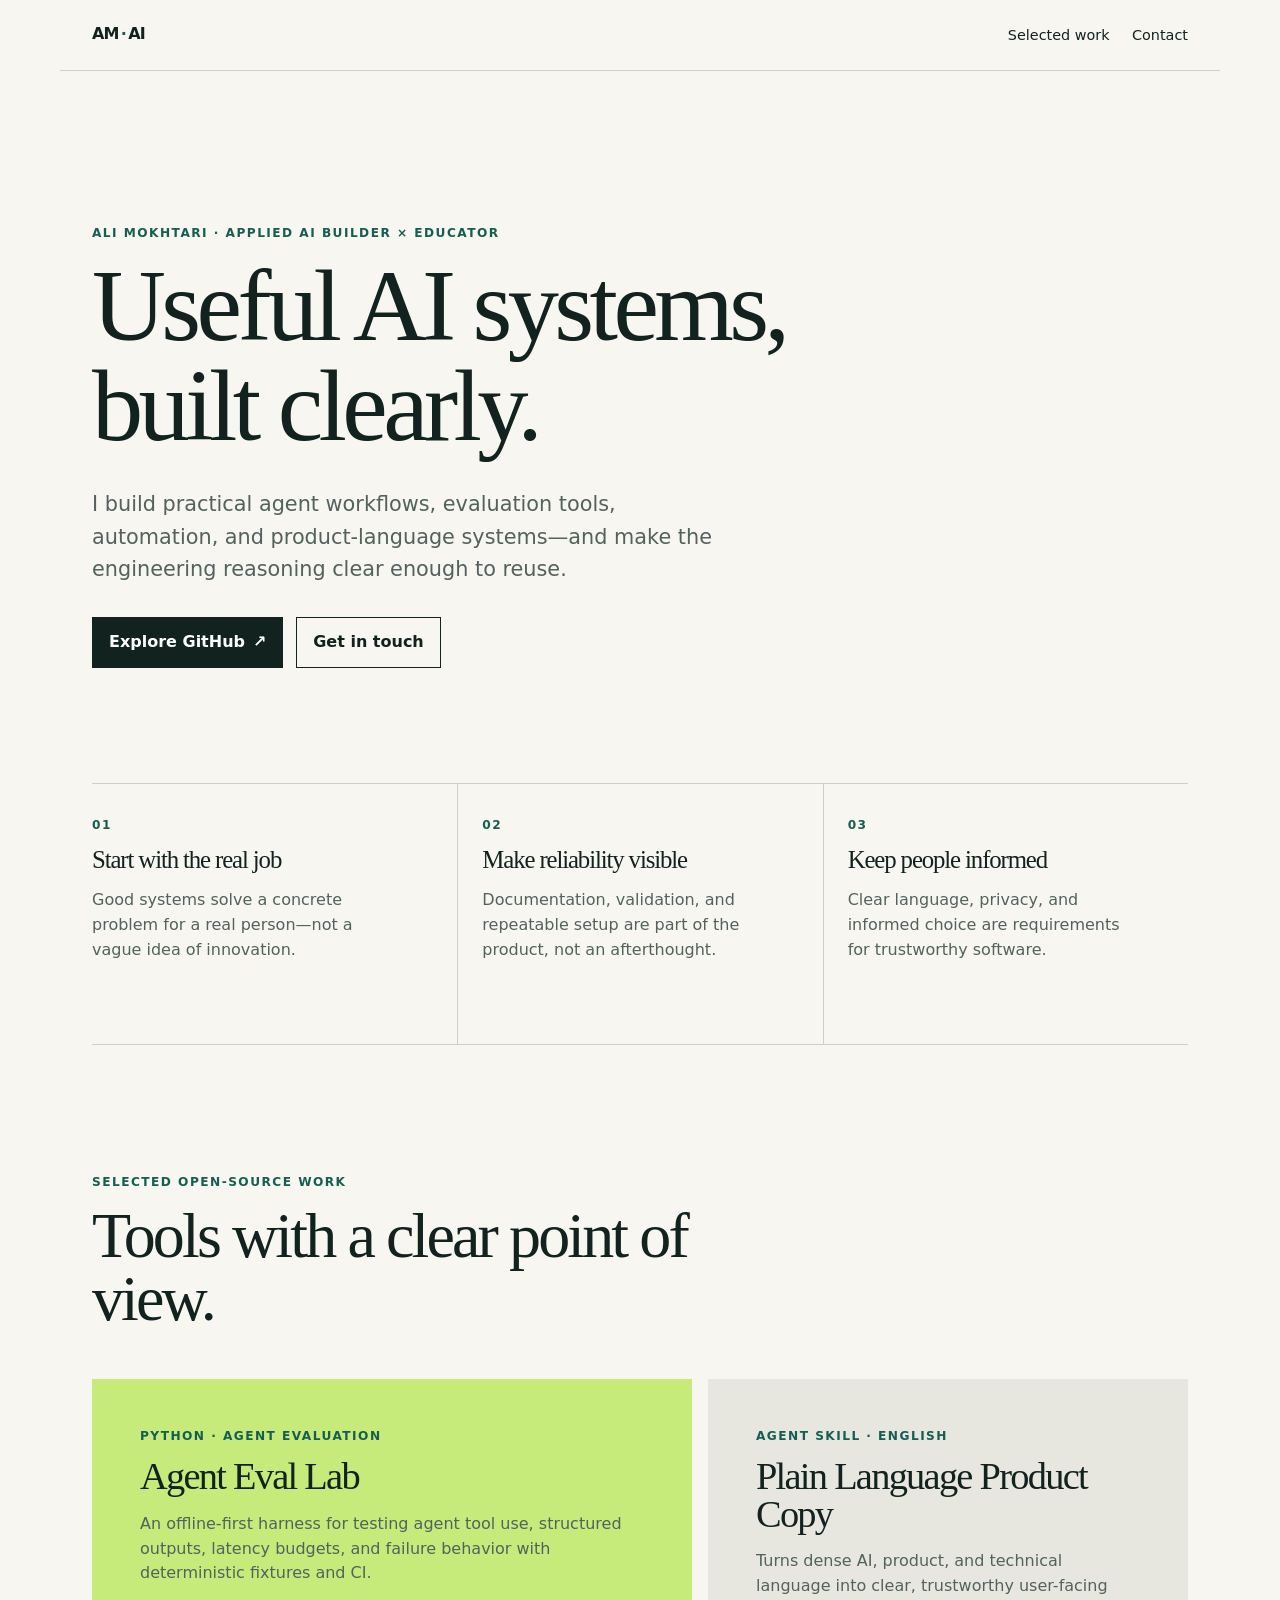
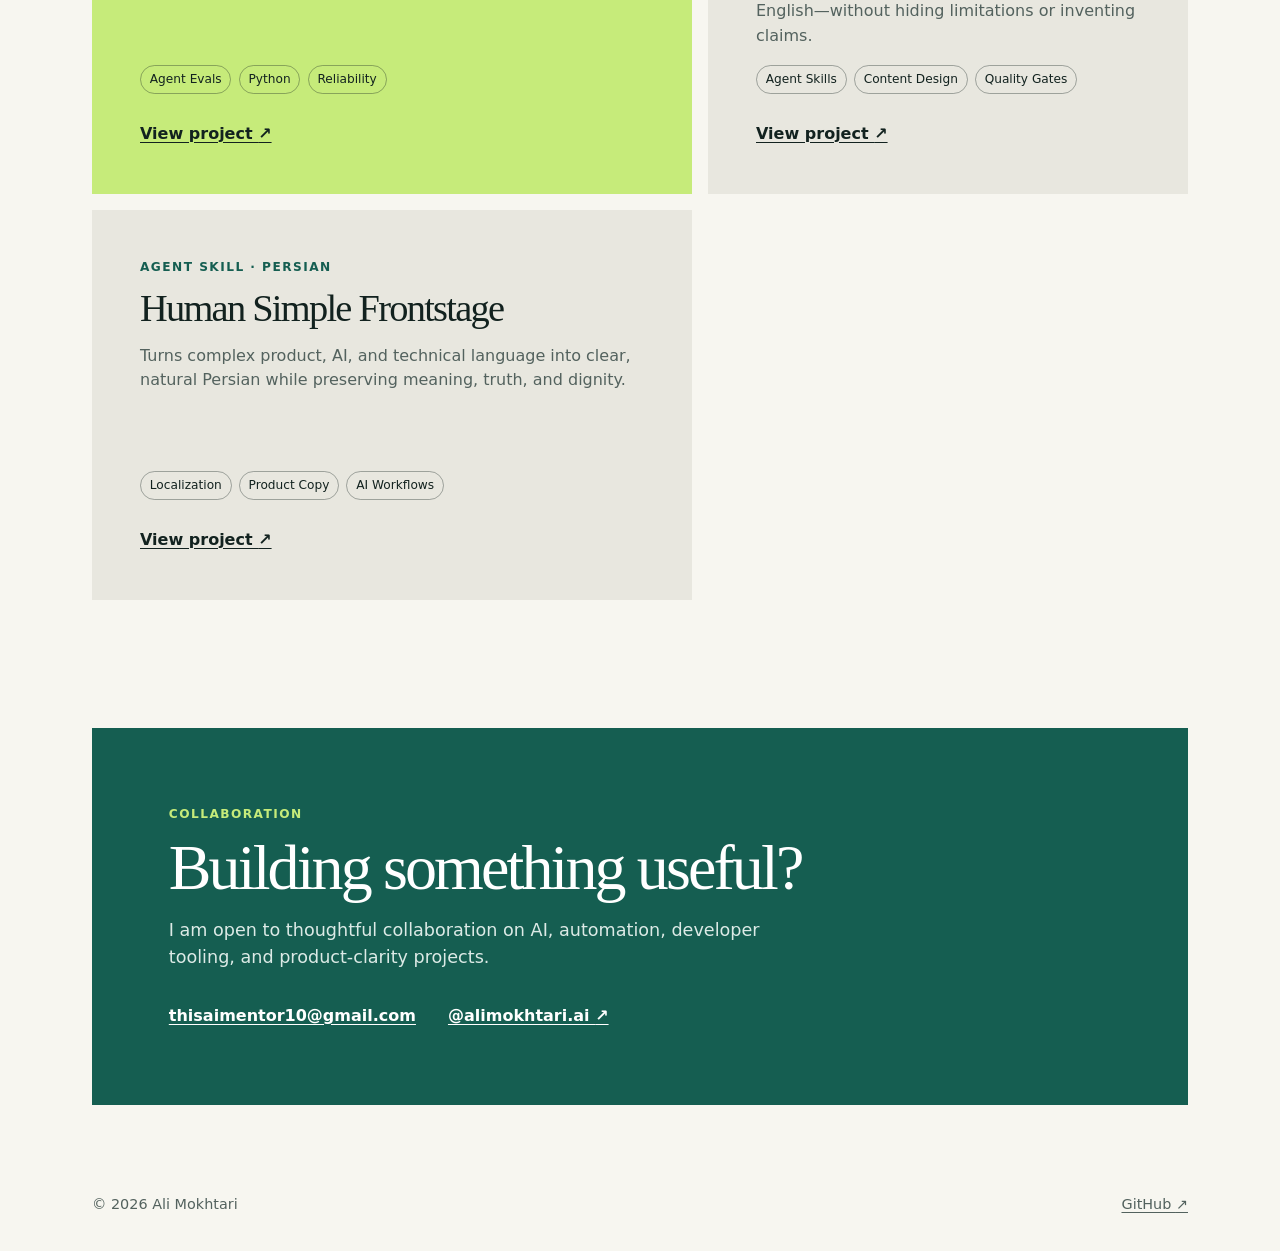
<file: index.html>
<!doctype html>
<html lang="en">
  <head>
    <meta charset="utf-8" />
    <meta name="viewport" content="width=device-width, initial-scale=1" />
    <meta name="description" content="Ali Mokhtari builds practical applied-AI systems, agent evaluations, automation, and developer tools with a focus on clarity and trust." />
    <meta property="og:title" content="Ali Mokhtari — Applied AI Builder" />
    <meta property="og:description" content="Practical AI systems, evaluations, automation, and developer tools built clearly." />
    <meta property="og:type" content="website" />
    <title>Ali Mokhtari — Applied AI Builder</title>
    <link rel="stylesheet" href="styles.css" />
  </head>
  <body>
    <a class="skip-link" href="#main">Skip to content</a>
    <header class="site-header">
      <a class="wordmark" href="/" aria-label="Ali Mokhtari home">AM<span>·</span>AI</a>
      <nav aria-label="Primary navigation">
        <a href="#work">Selected work</a>
        <a href="#contact">Contact</a>
      </nav>
    </header>

    <main id="main">
      <section class="hero" aria-labelledby="hero-title">
        <p class="eyebrow">Ali Mokhtari · Applied AI Builder × Educator</p>
        <h1 id="hero-title">Useful AI systems, built clearly.</h1>
        <p class="hero-copy">I build practical agent workflows, evaluation tools, automation, and product-language systems—and make the engineering reasoning clear enough to reuse.</p>
        <div class="actions">
          <a class="button button-primary" href="https://github.com/alimokhtari-ai">Explore GitHub <span aria-hidden="true">↗</span></a>
          <a class="button button-secondary" href="mailto:thisaimentor10@gmail.com">Get in touch</a>
        </div>
      </section>

      <section class="principles" aria-label="Working principles">
        <article>
          <p class="number">01</p>
          <h2>Start with the real job</h2>
          <p>Good systems solve a concrete problem for a real person—not a vague idea of innovation.</p>
        </article>
        <article>
          <p class="number">02</p>
          <h2>Make reliability visible</h2>
          <p>Documentation, validation, and repeatable setup are part of the product, not an afterthought.</p>
        </article>
        <article>
          <p class="number">03</p>
          <h2>Keep people informed</h2>
          <p>Clear language, privacy, and informed choice are requirements for trustworthy software.</p>
        </article>
      </section>

      <section class="work" id="work" aria-labelledby="work-title">
        <div class="section-heading">
          <p class="eyebrow">Selected open-source work</p>
          <h2 id="work-title">Tools with a clear point of view.</h2>
        </div>
        <div class="project-grid">
          <article class="project-card project-card-featured">
            <p class="project-type">Python · Agent Evaluation</p>
            <h3>Agent Eval Lab</h3>
            <p>An offline-first harness for testing agent tool use, structured outputs, latency budgets, and failure behavior with deterministic fixtures and CI.</p>
            <ul class="tags" aria-label="Project topics">
              <li>Agent Evals</li><li>Python</li><li>Reliability</li>
            </ul>
            <a href="https://github.com/alimokhtari-ai/agent-eval-lab">View project <span aria-hidden="true">↗</span></a>
          </article>
          <article class="project-card">
            <p class="project-type">Agent Skill · English</p>
            <h3>Plain Language Product Copy</h3>
            <p>Turns dense AI, product, and technical language into clear, trustworthy user-facing English—without hiding limitations or inventing claims.</p>
            <ul class="tags" aria-label="Project topics">
              <li>Agent Skills</li><li>Content Design</li><li>Quality Gates</li>
            </ul>
            <a href="https://github.com/alimokhtari-ai/plain-language-product-copy">View project <span aria-hidden="true">↗</span></a>
          </article>
          <article class="project-card">
            <p class="project-type">Agent Skill · Persian</p>
            <h3>Human Simple Frontstage</h3>
            <p>Turns complex product, AI, and technical language into clear, natural Persian while preserving meaning, truth, and dignity.</p>
            <ul class="tags" aria-label="Project topics">
              <li>Localization</li><li>Product Copy</li><li>AI Workflows</li>
            </ul>
            <a href="https://github.com/alimokhtari-ai/human-simple-frontstage">View project <span aria-hidden="true">↗</span></a>
          </article>
        </div>
      </section>

      <section class="contact" id="contact" aria-labelledby="contact-title">
        <p class="eyebrow">Collaboration</p>
        <h2 id="contact-title">Building something useful?</h2>
        <p>I am open to thoughtful collaboration on AI, automation, developer tooling, and product-clarity projects.</p>
        <div class="contact-links">
          <a href="mailto:thisaimentor10@gmail.com">thisaimentor10@gmail.com</a>
          <a href="https://www.instagram.com/alimokhtari.ai/">@alimokhtari.ai <span aria-hidden="true">↗</span></a>
        </div>
      </section>
    </main>

    <footer>
      <p>© <span id="year"></span> Ali Mokhtari</p>
      <a href="https://github.com/alimokhtari-ai">GitHub <span aria-hidden="true">↗</span></a>
    </footer>
    <script>document.getElementById('year').textContent = new Date().getFullYear();</script>
  </body>
</html>
</file>
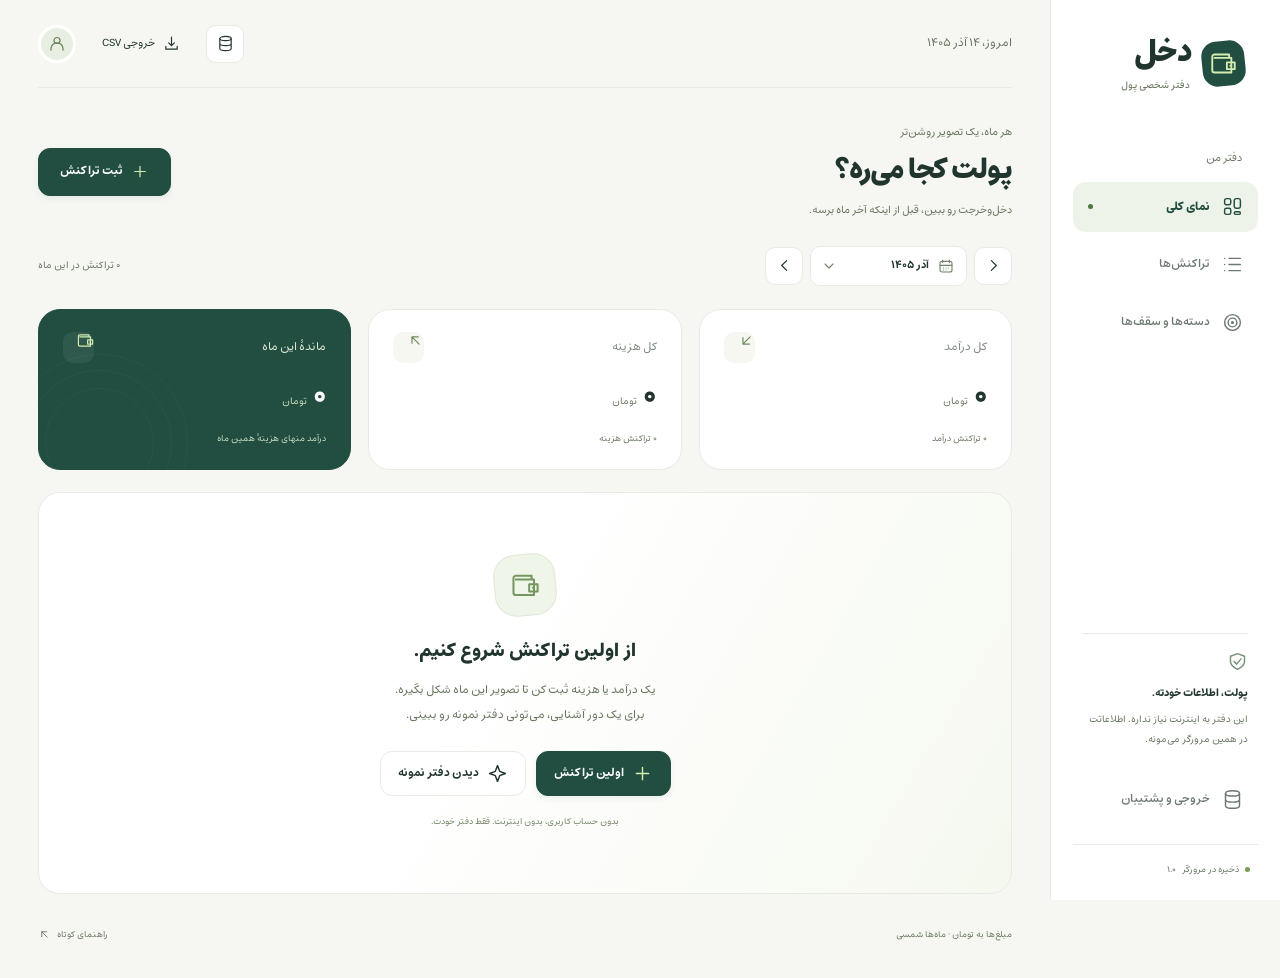
<file: dakhl/index.html>
<!doctype html>
<html lang="fa" dir="rtl">
<head>
  <meta charset="utf-8">
  <meta name="viewport" content="width=device-width, initial-scale=1, viewport-fit=cover">
  <meta name="color-scheme" content="light">
  <meta name="theme-color" content="#214e40">
  <meta http-equiv="Content-Security-Policy" content="default-src 'none'; script-src 'unsafe-inline'; style-src 'unsafe-inline'; font-src data:; img-src data:; connect-src 'none'; form-action 'none'; base-uri 'none'">
  <title>دخل — دفتر دخل‌وخرج شخصی</title>
  <meta name="description" content="درآمد، هزینه و سقف‌های ماهانه‌ات را به تومان و با ماه شمسی ثبت کن. همه‌چیز روی همین مرورگر می‌ماند.">
  <script type="text/plain" id="estedad-font-license">Copyright 2022 The Estedad Project Authors (https://github.com/aminabedi68/Estedad)

This Font Software is licensed under the SIL Open Font License, Version 1.1.
This license is copied below, and is also available with a FAQ at:
https://openfontlicense.org


-----------------------------------------------------------
SIL OPEN FONT LICENSE Version 1.1 - 26 February 2007
-----------------------------------------------------------

PREAMBLE
The goals of the Open Font License (OFL) are to stimulate worldwide
development of collaborative font projects, to support the font creation
efforts of academic and linguistic communities, and to provide a free and
open framework in which fonts may be shared and improved in partnership
with others.

The OFL allows the licensed fonts to be used, studied, modified and
redistributed freely as long as they are not sold by themselves. The
fonts, including any derivative works, can be bundled, embedded, 
redistributed and/or sold with any software provided that any reserved
names are not used by derivative works. The fonts and derivatives,
however, cannot be released under any other type of license. The
requirement for fonts to remain under this license does not apply
to any document created using the fonts or their derivatives.

DEFINITIONS
"Font Software" refers to the set of files released by the Copyright
Holder(s) under this license and clearly marked as such. This may
include source files, build scripts and documentation.

"Reserved Font Name" refers to any names specified as such after the
copyright statement(s).

"Original Version" refers to the collection of Font Software components as
distributed by the Copyright Holder(s).

"Modified Version" refers to any derivative made by adding to, deleting,
or substituting -- in part or in whole -- any of the components of the
Original Version, by changing formats or by porting the Font Software to a
new environment.

"Author" refers to any designer, engineer, programmer, technical
writer or other person who contributed to the Font Software.

PERMISSION & CONDITIONS
Permission is hereby granted, free of charge, to any person obtaining
a copy of the Font Software, to use, study, copy, merge, embed, modify,
redistribute, and sell modified and unmodified copies of the Font
Software, subject to the following conditions:

1) Neither the Font Software nor any of its individual components,
in Original or Modified Versions, may be sold by itself.

2) Original or Modified Versions of the Font Software may be bundled,
redistributed and/or sold with any software, provided that each copy
contains the above copyright notice and this license. These can be
included either as stand-alone text files, human-readable headers or
in the appropriate machine-readable metadata fields within text or
binary files as long as those fields can be easily viewed by the user.

3) No Modified Version of the Font Software may use the Reserved Font
Name(s) unless explicit written permission is granted by the corresponding
Copyright Holder. This restriction only applies to the primary font name as
presented to the users.

4) The name(s) of the Copyright Holder(s) or the Author(s) of the Font
Software shall not be used to promote, endorse or advertise any
Modified Version, except to acknowledge the contribution(s) of the
Copyright Holder(s) and the Author(s) or with their explicit written
permission.

5) The Font Software, modified or unmodified, in part or in whole,
must be distributed entirely under this license, and must not be
distributed under any other license. The requirement for fonts to
remain under this license does not apply to any document created
using the Font Software.

TERMINATION
This license becomes null and void if any of the above conditions are
not met.

DISCLAIMER
THE FONT SOFTWARE IS PROVIDED "AS IS", WITHOUT WARRANTY OF ANY KIND,
EXPRESS OR IMPLIED, INCLUDING BUT NOT LIMITED TO ANY WARRANTIES OF
MERCHANTABILITY, FITNESS FOR A PARTICULAR PURPOSE AND NONINFRINGEMENT
OF COPYRIGHT, PATENT, TRADEMARK, OR OTHER RIGHT. IN NO EVENT SHALL THE
COPYRIGHT HOLDER BE LIABLE FOR ANY CLAIM, DAMAGES OR OTHER LIABILITY,
INCLUDING ANY GENERAL, SPECIAL, INDIRECT, INCIDENTAL, OR CONSEQUENTIAL
DAMAGES, WHETHER IN AN ACTION OF CONTRACT, TORT OR OTHERWISE, ARISING
FROM, OUT OF THE USE OR INABILITY TO USE THE FONT SOFTWARE OR FROM
OTHER DEALINGS IN THE FONT SOFTWARE.
</script>
  <link rel="icon" href="data:image/svg+xml,%3Csvg xmlns='http://www.w3.org/2000/svg' viewBox='0 0 64 64'%3E%3Crect width='64' height='64' rx='18' fill='%23214e40'/%3E%3Cpath d='M18 22h26v23H18zM18 22l20-8v8M35 31h12v9H35z' fill='none' stroke='%23d4edb2' stroke-width='4' stroke-linejoin='round'/%3E%3C/svg%3E">
  <style>@font-face{font-family:Estedad;src:url([data-uri]) format('woff2');font-weight:100 900;font-style:normal;font-display:swap}
:root{--bg:#f6f7f3;--surface:#fff;--ink:#20352d;--muted:#738078;--line:#e7ebe4;--green:#214e40;--green-dark:#193c31;--lime:#d5edb1;--soft-green:#edf4eb;--orange:#aa5d12;--soft-orange:#fff4e3;--red:#b34f42;--soft-red:#fdf0ed;--radius:22px;--font:Estedad,Tahoma,sans-serif}
*{box-sizing:border-box}html{scroll-behavior:smooth}body{margin:0;background:var(--bg);color:var(--ink);font-family:var(--font);font-size:14px;line-height:1.8;font-synthesis:none}button,input,select,textarea{font:inherit}button,a,input,select,textarea{-webkit-tap-highlight-color:transparent}button{cursor:pointer}button,a{touch-action:manipulation}button{color:inherit}button:disabled{cursor:not-allowed;opacity:.48}button,a,input,select,textarea{outline-offset:4px}button:focus-visible,a:focus-visible{outline:3px solid #5e8c51}input:focus,select:focus,textarea:focus{outline:3px solid #dae9cf;outline-offset:1px;border-color:#759c68}button{transition:background .17s,transform .17s,border-color .17s}button:active:not(:disabled){transform:translateY(1px)}button svg{pointer-events:none}a{color:inherit;text-decoration:none}h1,h2,h3,p{margin:0}svg.icon{width:21px;height:21px;display:block;flex-shrink:0;stroke:currentColor;stroke-width:1.65;fill:none;stroke-linecap:round;stroke-linejoin:round}[data-icon]{display:inline-flex;align-items:center;justify-content:center;flex-shrink:0}[hidden]{display:none!important}.sr-only{position:absolute;width:1px;height:1px;padding:0;margin:-1px;overflow:hidden;clip:rect(0,0,0,0);white-space:nowrap;border:0}.skip-link{position:fixed;inset-block-start:-80px;inset-inline-start:24px;padding:12px 20px;background:var(--green);color:white;z-index:100}.skip-link:focus{inset-block-start:10px}.app-shell{display:grid;grid-template-columns:230px minmax(0,1fr);min-height:100vh}.sidebar{background:#fff;border-inline-end:1px solid var(--line);padding:35px 22px 22px;display:flex;flex-direction:column;position:sticky;inset-block-start:0;height:100vh;min-height:650px}.brand{display:flex;align-items:center;gap:12px;padding-inline:13px;margin-bottom:57px;width:max-content}.brand-mark{width:43px;height:45px;border-radius:15px;background:var(--green);color:var(--lime);transform:rotate(-6deg)}.brand-mark .icon{width:27px;height:27px;transform:rotate(6deg)}.brand-word{font-size:31px;line-height:1.2;font-weight:850;letter-spacing:-1.5px}.brand-word>span{display:block;font-size:10px;font-weight:450;color:var(--muted);letter-spacing:0;margin-top:8px}.sidebar-label{font-size:11px;color:#8c958e;margin:0 16px 13px}.desktop-nav{display:flex;flex-direction:column;gap:8px}.nav-link{border:0;background:transparent;display:flex;align-items:center;gap:12px;min-height:50px;padding:12px 15px;border-radius:13px;font-size:12px;font-weight:550;width:100%;text-align:start;color:#6c7971;position:relative}.nav-link:hover{background:#f6f8f3;color:var(--green)}.nav-link.active{color:var(--green);background:#edf3e9;font-weight:750}.nav-link.active .nav-dot{width:5px;height:5px;border-radius:50%;background:#537542;margin-inline-start:auto}.sidebar-bottom{margin-top:auto;padding-top:45px}.privacy-note{margin:0 10px 25px;padding-top:17px;border-top:1px solid var(--line)}.privacy-note>span{color:#769278;margin-bottom:12px}.privacy-note strong{font-size:11px;display:block;margin-bottom:6px}.privacy-note p{font-size:10px;line-height:2;color:#819087}.sidebar-foot{margin-top:19px;padding:17px 8px 0;border-top:1px solid var(--line);display:flex;align-items:center;gap:6px;font-size:9px;color:#859087}.status-dot{width:5px;height:5px;background:#799c54;border-radius:50%;flex-shrink:0}.version-label{margin-inline-start:auto;direction:ltr;font-size:9px}main{padding:0 38px;min-width:0;max-width:1500px;width:100%;margin-inline:auto;outline:0}.topbar{height:88px;display:flex;align-items:center;justify-content:space-between;border-bottom:1px solid var(--line);gap:12px}.topbar-date{font-size:11px;color:var(--muted)}.topbar-actions{display:flex;align-items:center;gap:20px}.profile-icon{background:#e8eee2;border:3px solid #fff;width:38px;height:38px;border-radius:50%;color:#6c8560}.profile-icon .icon{width:18px}.text-button{border:0;background:transparent;display:flex;align-items:center;gap:8px;font-size:11px;min-height:44px}.text-button:hover,.link-button:hover{color:#4a7837}.text-button .icon{width:17px}.mobile-brand,.mobile-data,.mobile-nav{display:none}.demo-badge{background:#f2efdf;border:1px solid #e7dfbe;padding:3px 9px;font-size:10px;border-radius:7px;color:#8b742b;white-space:nowrap}.page-heading{display:flex;justify-content:space-between;align-items:center;gap:20px;padding-block:35px 25px}.eyebrow{font-size:10px;color:#849178;margin-bottom:5px}h1{font-size:29px;font-weight:800;letter-spacing:-1.1px;line-height:1.6}.page-heading p{font-size:11px;color:var(--muted);margin-top:7px}.button{border:1px solid var(--line);background:#fff;display:inline-flex;align-items:center;justify-content:center;gap:8px;min-height:45px;border-radius:12px;padding:10px 17px;font-size:12px;font-weight:650;white-space:nowrap}.button:hover{background:#f4f6f0;border-color:#d4ddcd}.button.primary{color:#fff;background:var(--green);border-color:var(--green);box-shadow:0 3px 6px #214e4012}.button.primary:hover{background:#163f31}.button.primary .icon{color:#d3eab1}.button.secondary{background:#eef4e7;border-color:#e6eddc;color:var(--green)}.button.danger{background:var(--soft-red);color:var(--red);border-color:#f0d3cd}.button.small{font-size:10px;min-height:37px;padding:8px 12px;border-radius:9px}.add-button{padding:12px 21px;min-height:48px}.add-button .icon{width:18px}.icon-button{border:1px solid var(--line);background:white;border-radius:10px;width:38px;height:38px;display:inline-flex;align-items:center;justify-content:center;flex-shrink:0}.icon-button:hover{background:#eef4e7;border-color:#d7e4cb}.icon-button .icon{width:17px;height:17px}.icon-button.ghost{border-color:transparent;background:transparent}.period-bar{display:flex;align-items:center;justify-content:space-between;gap:10px;margin-bottom:23px}.period-control{display:flex;align-items:center;gap:7px}.month-select-wrap{position:relative;display:flex;align-items:center;background:white;border:1px solid var(--line);border-radius:10px;min-height:38px}.month-select-wrap>[data-icon]{position:absolute;inset-inline-start:12px;color:#718369;pointer-events:none}.month-select-wrap .icon{width:16px;height:16px}.month-select-wrap select{appearance:none;border:0;background:transparent;border-radius:10px;font-size:11px;font-weight:650;min-height:38px;min-width:155px;padding:7px 37px 7px 30px;color:var(--ink);cursor:pointer}.month-select-wrap .month-chevron{inset-inline-start:auto;inset-inline-end:10px}.period-end{display:flex;gap:13px;align-items:center;color:#8b958d;font-size:10px}.link-button{border:0;background:none;padding:5px 0;display:inline-flex;align-items:center;gap:6px;font-size:11px;color:#648252;min-height:32px;white-space:nowrap}.link-button .icon{width:15px;height:15px}.stats-grid{display:grid;grid-template-columns:repeat(3,minmax(0,1fr));gap:17px;margin-bottom:22px}.stat-card{background:white;border:1px solid var(--line);border-radius:var(--radius);padding:22px 24px 19px;position:relative;min-width:0;overflow:hidden}.stat-top{display:flex;align-items:center;gap:8px;font-size:11px;color:#7f8a81}.stat-top .stat-icon{margin-inline-start:auto;background:#f5f7f0;color:#6d8a5c;width:31px;height:31px;border-radius:10px}.stat-top .icon{width:17px;height:17px}.stat-money{display:flex;align-items:baseline;gap:6px;margin-top:13px;flex-wrap:wrap;line-height:1.5}.stat-money strong{font-size:29px;font-weight:750;font-feature-settings:'tnum';letter-spacing:-.7px;overflow-wrap:anywhere;min-width:0}.stat-money span{font-size:10px;color:#9ba398}.stat-bottom{font-size:9px;color:#89978b;margin-top:9px;display:flex;align-items:center;gap:6px;min-height:22px}.stat-card.balance{background:var(--green);border-color:var(--green);color:white}.balance .stat-top{color:#d6e5d5}.balance .stat-icon{background:#ffffff11;color:#d5edb1}.balance .stat-money span{color:#bdd2be}.balance .stat-bottom{color:#bad1bb}.balance-pattern{position:absolute;inset-inline-end:-12px;inset-block-end:-46px;width:145px;height:145px;border:1px solid #ffffff0b;border-radius:50%;pointer-events:none}.balance-pattern:before,.balance-pattern:after{content:'';position:absolute;inset:17px;border:1px solid #ffffff0a;border-radius:50%}.balance-pattern:after{inset:-17px}.notice{display:flex;align-items:center;gap:12px;border:1px solid #eddfbc;background:#fff8e9;padding:14px 18px;border-radius:14px;color:#87662f;font-size:11px;margin-bottom:22px}.notice .notice-symbol{width:33px;height:33px;border-radius:10px;background:#f8edcf;flex-shrink:0}.notice strong{font-size:11px;font-weight:700;display:block}.notice p{font-size:10px;opacity:.8;margin-top:2px}.notice .notice-action{margin-inline-start:auto;white-space:nowrap;color:#856730;flex-shrink:0}.notice.danger-notice{border-color:#edc7c0;background:var(--soft-red);color:var(--red)}.danger-notice .notice-symbol{background:#f6ddd5}.dashboard-grid{display:grid;grid-template-columns:minmax(0,.97fr) minmax(0,1.27fr);gap:20px;align-items:start}.card{background:var(--surface);border:1px solid var(--line);border-radius:var(--radius);padding:23px;min-width:0}.card-heading{display:flex;align-items:center;justify-content:space-between;gap:12px;margin-bottom:20px}.card-heading h2{font-size:13px;font-weight:750}.card-heading p{font-size:10px;color:var(--muted);margin-top:4px}.card-heading>.subtle-icon{color:#92a08e}.card-heading .icon{width:18px;height:18px}.chart-wrap{display:flex;align-items:center;justify-content:center;position:relative;margin:6px auto 19px;max-width:240px;aspect-ratio:1}.donut-svg{width:100%;height:100%;transform:rotate(-90deg)}.donut-center{position:absolute;inset:0;display:flex;flex-direction:column;align-items:center;justify-content:center;pointer-events:none;padding:0 28px;text-align:center}.donut-center .chart-label{font-size:10px;color:#9ba392;margin-bottom:2px}.donut-center strong{font-size:25px;font-weight:750;line-height:1.6;letter-spacing:-.6px;max-width:100%;overflow-wrap:anywhere}.donut-center .chart-unit{font-size:9px;color:#9aa28f}.category-legend{display:flex;flex-direction:column;gap:2px}.legend-row{display:flex;align-items:center;width:100%;border:0;background:none;border-radius:10px;padding:9px 5px;gap:8px;text-align:start;font-size:11px;min-width:0}.legend-row:hover{background:#f6f8f1}.legend-dot{width:8px;height:8px;border-radius:3px;flex-shrink:0}.legend-name{overflow:hidden;text-overflow:ellipsis;white-space:nowrap;max-width:45%;color:#586b5f}.legend-amount{margin-inline-start:auto;font-size:11px;white-space:nowrap}.legend-percent{font-size:9px;background:#f4f6f0;border-radius:5px;padding:0 4px;min-width:30px;text-align:center;color:#9aab8b}.card-divider{height:1px;background:var(--line);margin:18px 0}.chart-insight{padding-top:14px;border-top:1px solid var(--line);color:#7f8d79;font-size:10px;line-height:2.1;margin-top:13px}.chart-insight strong{color:#48653c;font-weight:650}.activity-card{padding-bottom:13px}.transaction-list{display:flex;flex-direction:column}.transaction-row{display:grid;grid-template-columns:38px minmax(0,1fr) auto;gap:12px;align-items:center;padding:14px 0;border-bottom:1px solid #f0f2ed;min-width:0}.transaction-row:last-child{border-bottom:0}.category-icon{width:38px;height:38px;display:inline-flex;align-items:center;justify-content:center;border-radius:12px;background:var(--cat-soft,#f1f4ed);color:var(--cat-color,#6e805f);flex-shrink:0}.category-icon .icon{width:19px;height:19px}.transaction-title{font-size:11px;font-weight:650;white-space:nowrap;overflow:hidden;text-overflow:ellipsis}.transaction-meta{font-size:9px;color:#97a08f;margin-top:3px;display:flex;gap:7px;align-items:center;min-width:0}.transaction-meta span{overflow:hidden;text-overflow:ellipsis;white-space:nowrap;max-width:150px}.transaction-money{font-weight:650;font-size:12px;white-space:nowrap;direction:ltr;text-align:end;line-height:1.6}.transaction-money.income{color:#5d853d}.transaction-currency{font-size:8px;display:block;color:#a0a795;font-weight:400;margin-top:2px;direction:rtl}.transaction-main{min-width:0}.transaction-more{display:flex;align-items:center;gap:8px}.row-edit{border:0;background:transparent;min-height:35px;min-width:32px;display:flex;align-items:center;justify-content:center;color:#8c9984;border-radius:8px}.row-edit .icon{width:15px;height:15px}.row-edit:hover{background:#edf3e6}.transaction-list-footer{display:flex;align-items:center;justify-content:center;padding-top:12px}.quick-budget{margin-top:20px}.budget-preview-grid{display:grid;grid-template-columns:repeat(3,minmax(0,1fr));gap:20px}.mini-budget{min-width:0}.mini-budget-title{display:flex;justify-content:space-between;align-items:center;gap:8px;font-size:10px;margin-bottom:10px}.mini-budget-title span:first-child{overflow:hidden;text-overflow:ellipsis;white-space:nowrap}.mini-budget-title .budget-percent{font-size:9px;color:#819172;white-space:nowrap}.progress-track{height:5px;border-radius:4px;background:#f0f3eb;overflow:hidden}.progress-fill{height:100%;background:#92b372;border-radius:4px;max-width:100%;min-width:0}.progress-fill.warning{background:#d4a351}.progress-fill.full,.progress-fill.exceeded{background:#c47768}.mini-budget-note{font-size:9px;color:#98a28e;margin-top:7px}.empty-state{padding:42px 24px;text-align:center;max-width:490px;margin:0 auto}.empty-icon{width:62px;height:62px;border:1px solid #dfe8d6;border-radius:22px;background:#eff5e8;color:#76965f;display:inline-flex;align-items:center;justify-content:center;margin-bottom:18px;transform:rotate(-5deg)}.empty-icon .icon{width:29px;height:29px;transform:rotate(5deg)}.empty-state h2{font-size:19px;font-weight:750;margin-bottom:9px}.empty-state p{font-size:12px;color:#87937c;line-height:2.1}.empty-actions{display:flex;gap:10px;justify-content:center;flex-wrap:wrap;margin-top:23px}.empty-hint{font-size:9px!important;margin-top:17px;color:#a1aa98!important}.welcome-card{position:relative;min-height:305px;background:linear-gradient(120deg,#fff 45%,#f5f8ef)}.welcome-card .empty-state{padding-block:38px}.small-empty{padding:36px 10px;text-align:center;color:#96a08c;font-size:11px}.small-empty .icon{width:36px;height:36px;margin:0 auto 12px;color:#b3c1a3}.filters{display:flex;gap:10px;align-items:center;margin-bottom:22px;flex-wrap:wrap}.search-field{position:relative;flex:1;min-width:170px}.search-field>[data-icon]{position:absolute;inset-inline-start:13px;top:13px;color:#97a28e}.search-field .icon{width:18px;height:18px}.search-field input{padding-inline-start:40px}.field-input,.filter-select{border:1px solid #dfe5d8;background:#fff;min-height:44px;padding:9px 12px;border-radius:10px;width:100%;color:var(--ink);font-size:12px;min-width:0}.field-input::placeholder{color:#b1b8aa}.filter-select{width:auto;min-width:130px;font-size:11px}.transactions-card .transaction-row{grid-template-columns:40px minmax(0,1fr) auto auto;padding:17px 0}.transaction-count{color:#8c9982;font-size:10px}.filtered-totals{display:flex;gap:18px;font-size:10px;color:#7b8b71;border-top:1px solid var(--line);margin-top:14px;padding-top:16px;flex-wrap:wrap}.filtered-totals strong{color:#405936;font-weight:700}.view-toolbar{display:flex;align-items:center;justify-content:space-between;margin-bottom:17px;gap:10px}.view-toolbar p{font-size:11px;color:#85927d}.budgets-grid{display:grid;grid-template-columns:repeat(2,minmax(0,1fr));gap:17px}.budget-card{padding:21px}.budget-header{display:flex;align-items:center;gap:12px;margin-bottom:20px}.budget-header h3{font-size:12px;font-weight:700;overflow-wrap:anywhere}.budget-header p{font-size:9px;color:#97a28e;margin-top:4px}.budget-header .budget-edit{margin-inline-start:auto;display:flex;gap:2px;flex-shrink:0}.budget-amounts{display:flex;justify-content:space-between;align-items:baseline;gap:10px;margin-bottom:10px}.budget-spent{font-size:20px;letter-spacing:-.4px;font-weight:700;overflow-wrap:anywhere;min-width:0}.budget-spent small{font-size:9px;color:#94a08b;font-weight:400;letter-spacing:0}.budget-cap{font-size:10px;color:#929e88;text-align:end}.budget-status-line{display:flex;align-items:center;gap:6px;margin-top:10px;color:#90a07e;font-size:9px;min-height:24px}.budget-status-line.warning{color:#b5822c}.budget-status-line.exceeded,.budget-status-line.full{color:#b76c5d}.budget-status-line .icon{width:13px;height:13px}.budget-status-line .percent{margin-inline-start:auto;font-size:10px}.income-categories-title{margin-top:27px;margin-bottom:15px;font-size:12px}.income-categories{display:flex;gap:10px;flex-wrap:wrap}.income-chip{display:flex;align-items:center;gap:9px;padding:12px 14px;border:1px solid var(--line);border-radius:13px;background:#fff;min-height:50px;font-size:11px}.income-chip .category-icon{width:28px;height:28px;border-radius:8px}.income-chip .category-icon .icon{width:16px;height:16px}.archived{opacity:.65}.archived-list{margin-top:25px}.archived-list summary{font-size:11px;color:#89957d;cursor:pointer;margin-bottom:12px;min-height:44px;padding-top:11px}.main-footer{padding:25px 0 27px;display:flex;justify-content:space-between;align-items:center;color:#a1aa99;font-size:9px;gap:10px}.main-footer .link-button{font-size:9px;color:#929d88}.main-footer .icon{width:13px;height:13px}.notice#storage-warning{margin-top:0}.notice#storage-warning:empty{display:none}
dialog{padding:0;border:1px solid #e4e9dc;border-radius:24px;width:min(94vw,500px);max-height:90dvh;color:var(--ink);font-family:var(--font);box-shadow:0 24px 100px #14251930;background:#fff;overflow:auto}dialog::backdrop{background:#14251ec2;backdrop-filter:blur(5px)}.dialog-header{display:flex;align-items:start;gap:15px;padding:24px 26px 20px;border-bottom:1px solid var(--line)}.dialog-header h2{font-size:19px;font-weight:750}.dialog-header p{font-size:11px;color:#8a977e;margin-top:5px}.dialog-header .icon-button{margin-inline-start:auto;border:0;background:#f4f6ef;min-width:36px}.dialog-body{padding:24px 26px 26px}.dialog-body>:first-child{margin-top:0}.type-toggle{display:grid;grid-template-columns:1fr 1fr;background:#f2f5ed;padding:5px;border-radius:12px;margin-bottom:21px;gap:5px}.type-toggle button{border:0;background:none;display:flex;align-items:center;justify-content:center;gap:7px;min-height:39px;border-radius:9px;font-size:12px;color:#8b987f}.type-toggle button.selected{background:#fff;box-shadow:0 2px 4px #25401808;color:var(--green);font-weight:700}.type-toggle .icon{width:17px;height:17px}.field{margin-bottom:18px;min-width:0}.field label{display:block;font-size:11px;font-weight:600;margin-bottom:7px}.field .label-sub{font-size:9px;color:#95a287;font-weight:400;margin-inline-start:6px}.field-hint{font-size:9px;color:#96a18c;margin-top:6px;line-height:1.9;min-height:17px}.amount-wrap{position:relative}.amount-wrap input{font-size:25px;font-weight:650;padding:11px 14px 11px 65px;min-height:66px;letter-spacing:-.5px;direction:ltr;text-align:right;font-feature-settings:'tnum'}.amount-wrap>span{position:absolute;inset-inline-end:16px;top:20px;font-size:11px;color:#9ba78f}.field-grid{display:grid;grid-template-columns:1fr 1fr;gap:15px}.field-grid .field{margin-bottom:17px}textarea.field-input{resize:vertical;min-height:85px;line-height:1.9;font-size:11px}input[type=date]{direction:ltr;min-width:0;font-size:12px}.form-error{color:var(--red);background:var(--soft-red);border-radius:9px;padding:10px 12px;font-size:11px;line-height:1.9;margin-bottom:17px}.dialog-actions{display:flex;gap:9px;justify-content:flex-end;align-items:center;margin-top:23px}.dialog-actions .button{flex:1}.dialog-actions .cancel-button{flex:0 0 auto;min-width:80px;font-weight:400}.delete-inline{border:0;background:none;color:var(--red);font-size:10px;display:flex;align-items:center;justify-content:center;gap:5px;min-height:38px;width:100%;margin-top:14px}.delete-inline:hover{background:var(--soft-red);border-radius:9px}.delete-inline .icon{width:14px;height:14px}.color-options{display:flex;gap:10px;flex-wrap:wrap}.color-option{width:32px;height:32px;border-radius:50%;border:3px solid #fff;box-shadow:0 0 0 1px #e4e8dc;background:var(--swatch);position:relative}.color-option.selected{box-shadow:0 0 0 2px var(--ink)}.color-option.selected:after{content:'✓';color:#fff;font-size:15px;font-family:sans-serif;position:absolute;inset:0;display:grid;place-items:center}.budget-context{font-size:10px;padding:10px 12px;border-radius:10px;background:#f4f7ef;color:#819371;margin-bottom:18px}.data-option{display:flex;width:100%;align-items:center;gap:13px;text-align:start;border:1px solid var(--line);border-radius:13px;padding:15px 14px;background:#fff;margin-bottom:11px}.data-option:hover{background:#f5f8ef;border-color:#cddfc0}.data-option>.option-icon{width:38px;height:38px;display:grid;place-items:center;background:#f0f5e9;border-radius:11px;color:#79975e}.data-option strong{font-size:12px;display:block;font-weight:650}.data-option small{font-size:9px;color:#92a080;margin-top:4px;display:block;line-height:1.8}.data-option>.icon{margin-inline-start:auto;width:16px;color:#9ca98d}.data-option.danger-option strong{color:var(--red)}.data-summary{background:#f4f7ef;border-radius:11px;padding:13px;font-size:10px;color:#7e8f6e;line-height:2;margin-bottom:18px}.data-summary strong{color:#436333}.help-copy{font-size:12px;color:#758669;line-height:2.3}.help-copy h3{font-size:12px;color:#415a35;margin:18px 0 6px}.help-copy p{margin-bottom:8px}.confirm-copy{font-size:12px;line-height:2.1;color:#7a886f}.confirm-details{padding:13px;background:#f4f7ef;border-radius:10px;margin-top:16px;font-size:11px;color:#647950}.toast-region{position:fixed;bottom:27px;left:28px;z-index:1100;max-width:min(420px,calc(100vw - 32px))}.toast{background:#203f32;color:#f6f8ef;border:1px solid #49634b;padding:15px 20px;border-radius:14px;box-shadow:0 9px 25px #163c2525;font-size:11px;display:flex;align-items:center;gap:13px;animation:toast-in .25s ease}.toast.warn{background:#80592f;border-color:#9e784a}.toast button{border:0;border-bottom:1px solid #c8e5aa;background:none;color:#d4edb1;font-size:11px;padding:3px;white-space:nowrap}.toast .icon{width:18px;height:18px;color:#d4edb1}.noscript{padding:20px;position:fixed;inset:20px;background:white;border:1px solid var(--line);z-index:1000}.archive-note{font-size:10px;color:#8e9b82;margin-top:10px}.skeleton{height:12px;background:#f0f3e9;border-radius:4px}@keyframes toast-in{from{transform:translateY(8px);opacity:0}to{transform:translateY(0);opacity:1}}
@media(min-width:1550px){main{padding-inline:54px}.sidebar{padding-inline:26px}.app-shell{grid-template-columns:250px minmax(0,1fr)}}
@media(max-width:1150px){.app-shell{grid-template-columns:196px minmax(0,1fr)}.sidebar{padding-inline:14px}main{padding-inline:26px}.stat-card{padding:19px}.stat-money strong{font-size:24px}.dashboard-grid{gap:16px;grid-template-columns:minmax(0,1fr) minmax(0,1.08fr)}.card{padding:20px}.transaction-row{gap:9px}.chart-wrap{max-width:205px}.donut-center strong{font-size:23px}.transaction-more{gap:2px}.transaction-money{font-size:11px}.brand{padding-inline:12px}}
@media(max-width:900px){.app-shell{grid-template-columns:170px minmax(0,1fr)}.sidebar{padding-inline:11px}.nav-link{font-size:10px;padding:12px 10px;gap:8px}.nav-link .icon{width:18px}.privacy-note p{font-size:9px}.brand{gap:9px;padding-inline:8px}.brand-word{font-size:28px}.brand-mark{width:36px;height:40px}.sidebar-foot{font-size:8px;flex-wrap:wrap}main{padding-inline:23px}.stats-grid{gap:10px}.stat-card{padding:17px 15px}.stat-top{font-size:10px}.stat-money strong{font-size:22px}.stat-bottom{font-size:8px}.dashboard-grid{grid-template-columns:minmax(0,1fr)}.chart-card{display:grid;grid-template-columns:1fr 1fr;gap:0 20px}.chart-card .card-heading,.chart-card .chart-insight{grid-column:1/-1}.chart-wrap{width:100%;margin:0 auto}.chart-card .category-legend{align-self:center}.chart-insight{margin-top:17px}.activity-card .transaction-row{padding:13px 0}.page-heading h1{font-size:25px}.page-heading .add-button{padding:10px 14px;font-size:11px}.budget-preview-grid{gap:15px}.budgets-grid{gap:12px}.budget-card{padding:16px}.budget-header{gap:8px}.budget-header .category-icon{width:32px;height:32px}.budget-header .budget-edit{flex-direction:column}.budget-header .row-edit{min-height:27px}.budget-spent{font-size:17px}.budget-amounts{align-items:start;flex-direction:column;gap:1px}.budget-cap{font-size:9px}.profile-icon{display:none}.topbar-actions{gap:12px}}
@media(max-width:680px){.app-shell{display:block}.sidebar{display:none}main{padding-inline:20px;padding-bottom:80px}.topbar{height:76px}.topbar-date{display:none}.mobile-brand{display:flex;align-items:center;gap:9px}.mobile-brand strong{font-size:26px;letter-spacing:-1px;font-weight:800}.brand-mark.small{width:32px;height:34px;border-radius:11px}.brand-mark.small .icon{width:22px;height:22px}.mobile-data{display:inline-flex;width:36px;height:36px}.desktop-export{display:none}.topbar-actions{gap:10px}.demo-badge{font-size:9px}.page-heading{padding-block:28px 20px;align-items:start;gap:12px}.eyebrow{font-size:9px}.page-heading h1{font-size:24px;letter-spacing:-.7px}.page-heading p{font-size:10px;max-width:230px;line-height:1.9}.page-heading .add-button{font-size:10px;min-height:44px;padding:9px 12px;border-radius:11px;margin-top:22px;gap:5px}.add-button .icon{width:15px}.period-bar{margin-bottom:19px;align-items:center}.period-end{font-size:9px;gap:7px}.period-control{gap:5px}.period-control .icon-button{width:33px;height:36px}.month-select-wrap select{min-width:142px;font-size:11px;padding-inline-start:33px;padding-inline-end:25px}.period-description{font-size:9px}.period-end .link-button{font-size:9px}.stats-grid{grid-template-columns:repeat(2,minmax(0,1fr));gap:12px;margin-bottom:19px}.stat-card{border-radius:18px;padding:17px}.stat-card.balance{grid-column:1/-1;grid-row:1;display:grid;grid-template-columns:minmax(0,1fr) auto;gap:4px 12px;padding:20px 23px}.balance .stat-top{grid-column:1/-1}.balance .stat-money{margin-top:3px}.balance .stat-money strong{font-size:32px}.balance .stat-bottom{align-self:end;padding-bottom:5px;margin-top:0;font-size:9px}.balance .stat-top .stat-icon{width:28px;height:28px}.stat-money{margin-top:9px;gap:4px}.stat-money strong{font-size:23px}.stat-top{font-size:10px}.stat-top .stat-icon{width:28px;height:28px}.stat-bottom{font-size:8px}.notice{padding:12px;gap:10px;border-radius:13px;margin-bottom:18px;align-items:start}.notice strong{font-size:10px}.notice p{font-size:9px}.notice .notice-symbol{width:29px;height:29px;border-radius:8px}.notice .notice-symbol .icon{width:16px}.notice .notice-action{font-size:9px;align-self:center}.dashboard-grid{gap:16px}.card{border-radius:18px;padding:19px}.card-heading{margin-bottom:17px}.card-heading h2{font-size:12px}.card-heading p{font-size:9px}.card-heading .link-button{font-size:10px}.chart-card{gap:0 14px;grid-template-columns:minmax(0,.95fr) minmax(0,1.05fr)}.chart-wrap{max-width:210px}.donut-center{padding:0 20px}.donut-center strong{font-size:19px}.donut-center .chart-label{font-size:8px}.donut-center .chart-unit{font-size:8px}.legend-row{font-size:9px;padding-block:8px;gap:5px;flex-wrap:wrap}.legend-dot{width:6px;height:6px}.legend-name{max-width:calc(100% - 12px);flex:1}.legend-amount{font-size:9px;margin-inline-start:0}.legend-percent{display:none}.chart-insight{font-size:9px}.transaction-title{font-size:11px}.transaction-money{font-size:12px}.transaction-meta{font-size:9px}.transaction-meta span{max-width:110px}.transaction-more{gap:5px}.quick-budget{margin-top:16px}.budget-preview-grid{grid-template-columns:1fr;gap:18px}.mini-budget-title{margin-bottom:8px}.mini-budget-note{margin-top:5px}.welcome-card .empty-state{padding:30px 2px}.empty-state h2{font-size:18px}.empty-state p{font-size:11px}.empty-actions{gap:8px}.empty-actions .button{font-size:11px}.empty-hint{font-size:9px!important}.mobile-nav{display:flex;justify-content:space-around;align-items:center;position:fixed;bottom:0;left:0;right:0;background:#ffffffed;backdrop-filter:blur(15px);border-top:1px solid #e5eadd;padding:7px 15px max(8px,env(safe-area-inset-bottom));z-index:80;min-height:68px}.mobile-nav button{display:flex;flex-direction:column;align-items:center;gap:4px;font-size:9px;color:#9ca58f;border:0;background:none;min-height:47px;min-width:83px;border-radius:11px}.mobile-nav button>span:first-child{height:25px}.mobile-nav button.active{color:var(--green);font-weight:700;background:#edf3e6}.mobile-nav .icon{width:20px;height:20px}.main-footer{padding:22px 0 8px;font-size:8px}.main-footer .link-button{font-size:8px}.filters{gap:8px}.search-field{flex-basis:100%}.filter-select{flex:1;width:100%;min-width:0;font-size:10px}.transactions-card .transaction-row{grid-template-columns:34px minmax(0,1fr) auto auto;gap:8px;padding:14px 0}.transactions-card .category-icon{width:34px;height:34px;border-radius:10px}.transactions-card .transaction-money{font-size:11px}.transactions-card .row-edit{min-width:27px}.transactions-card .transaction-title{font-size:10px}.transactions-card .transaction-meta span{max-width:94px}.transactions-card .transaction-meta{gap:4px;font-size:8px}.view-toolbar{align-items:start}.view-toolbar p{font-size:10px;max-width:65%;line-height:2}.view-toolbar .button{font-size:10px;padding:8px 12px}.budgets-grid{grid-template-columns:minmax(0,1fr);gap:14px}.budget-card{padding:20px}.budget-header{gap:11px}.budget-header h3{font-size:12px}.budget-header .category-icon{width:38px;height:38px}.budget-header .budget-edit{flex-direction:row}.budget-header .row-edit{min-height:36px}.budget-amounts{flex-direction:row;align-items:baseline}.budget-spent{font-size:23px}.budget-cap{font-size:10px}.budget-status-line{font-size:10px}.income-chip{font-size:10px;padding:10px}.toast-region{bottom:88px;left:16px;right:16px;max-width:none}.toast{font-size:11px;padding:13px 16px}.dialog-header{padding:22px 22px 18px}.dialog-body{padding:22px}.dialog-header h2{font-size:18px}dialog{max-height:88dvh;width:calc(100vw - 24px);border-radius:21px}.data-option strong{font-size:11px}.data-option small{font-size:9px}}
@media(max-width:380px){main{padding-inline:14px}.page-heading h1{font-size:22px}.page-heading .add-button{font-size:9px;padding:9px 10px}.page-heading p{font-size:9px}.period-end>span{display:none}.stat-money strong{font-size:21px}.balance .stat-money strong{font-size:29px}.balance .stat-bottom{font-size:8px}.card{padding:16px}.chart-card{gap:0 10px}.donut-center strong{font-size:17px}.legend-row{font-size:9px}.legend-amount{font-size:8px}.chart-wrap{min-width:0}.notice .notice-action{display:none}.transactions-card .transaction-row{grid-template-columns:29px minmax(0,1fr) auto auto;gap:6px}.transactions-card .category-icon{width:29px;height:31px}.transactions-card .transaction-money{font-size:10px}.field-grid{gap:10px}.dialog-body{padding:19px}.dialog-header{padding-inline:19px}.empty-actions .button{padding:10px 12px}}
.stat-money{flex-wrap:nowrap}.stat-money strong{font-feature-settings:normal;white-space:nowrap;overflow-wrap:normal;display:inline-block;max-width:none;flex-shrink:0;letter-spacing:-.75px}.amount-wrap input{font-feature-settings:normal}.donut-center strong{white-space:nowrap;overflow-wrap:normal;display:inline-block;max-width:none}.transaction-money bdi{display:inline-block;white-space:nowrap}.budget-spent{white-space:nowrap;overflow-wrap:normal;display:inline-block;flex-shrink:0}.budget-amounts{flex-wrap:wrap}.nav-link{font-size:12px}.card-heading h2{font-size:14px}.transaction-title{font-size:12px}.transaction-meta{font-size:10px}.transaction-money{font-size:13px}.stat-top{font-size:12px}.legend-row{font-size:12px}.legend-amount{font-size:12px}.field-hint{font-size:10px}.eyebrow{font-size:11px}.topbar-date{font-size:12px}
@media(max-width:900px) and (min-width:681px){.nav-link{font-size:10px}.stat-top{font-size:10px}}
@media(max-width:680px){.stat-card.balance{display:block;min-height:150px}.balance .stat-money{margin-top:10px}.balance .stat-money strong{font-size:32px}.balance .stat-bottom{margin-top:8px;padding-bottom:0}.stat-top{font-size:11px}.stat-money strong{font-size:22px}.card-heading h2{font-size:13px}.transaction-title{font-size:11px}.transaction-meta{font-size:9px}.transaction-money{font-size:12px}.legend-row{font-size:10px}.legend-amount{font-size:10px}.eyebrow{font-size:10px}.page-heading p{font-size:11px}.transactions-card .transaction-title{font-size:11px}.transactions-card .transaction-money{font-size:11px}.transactions-card .transaction-meta{font-size:9px}}
@media(max-width:380px){.stat-money strong{font-size:20px}.balance .stat-money strong{font-size:29px}.page-heading p{font-size:10px}.legend-row,.legend-amount{font-size:9px}}
/* Small text remains readable against the warm white surfaces. */
.topbar-date,.page-heading p,.eyebrow,.card-heading p,.period-end,.stat-bottom,.stat-money>span,.transaction-meta,.transaction-currency,.field-hint,.chart-insight,.chart-label,.chart-unit,.mini-budget-note,.mini-budget-title .budget-percent,.budget-cap,.budget-header p,.budget-status-line,.view-toolbar p,.archive-note,.main-footer,.main-footer .link-button,.sidebar-label,.sidebar-foot,.privacy-note p,.brand-word>span,.dialog-header p,.field .label-sub,.amount-wrap>span,.data-option small,.data-summary,.empty-state p,.small-empty,.empty-hint,.transaction-count,.income-categories-title{color:#65745c}
.donut-center .chart-label,.donut-center .chart-unit{color:#65745c}.legend-percent{color:#587145}.balance .stat-bottom,.balance .stat-money>span{color:#d1e2c5}.balance .stat-top{color:#e0ebd7}.budget-status-line.warning{color:#8e621b}.budget-status-line.full,.budget-status-line.exceeded{color:#a45144}.field-input::placeholder{color:#78836f}.empty-hint{color:#728064!important}.mobile-nav button{color:#68765f}
@media(prefers-reduced-motion:reduce){*,*::before,*::after{animation:none!important;transition:none!important;scroll-behavior:auto!important}}
@media print{.sidebar,.mobile-nav,.add-button,.topbar-actions,.main-footer,.row-edit,.notice-action,.filters,.link-button,.toast-region,dialog{display:none!important}.app-shell{display:block}main{padding:20px}.topbar{height:45px}.page-heading{padding-block:15px}.stats-grid{grid-template-columns:repeat(3,1fr)}.stat-card.balance{grid-column:auto;grid-row:auto;display:block}.card,.stat-card{break-inside:avoid}.dashboard-grid{grid-template-columns:1fr 1fr}body{-webkit-print-color-adjust:exact;print-color-adjust:exact}}
</style>
</head>
<body>
  <a class="skip-link" href="#main">رفتن به محتوای اصلی</a>
  <div class="app-shell">
    <aside class="sidebar" aria-label="منوی اصلی">
      <a class="brand" href="#" data-action="nav" data-view="dashboard" aria-label="دخل، نمای کلی"><span class="brand-mark" data-icon="wallet"></span><span class="brand-word">دخل<span>دفتر شخصی پول</span></span></a>
      <div class="sidebar-label">دفتر من</div>
      <nav class="desktop-nav" aria-label="بخش‌های دفتر">
        <button class="nav-link active" data-action="nav" data-view="dashboard" data-testid="nav-dashboard"><span data-icon="overview"></span>نمای کلی<span class="nav-dot"></span></button>
        <button class="nav-link" data-action="nav" data-view="transactions" data-testid="nav-transactions"><span data-icon="list"></span>تراکنش‌ها</button>
        <button class="nav-link" data-action="nav" data-view="budgets" data-testid="nav-budgets"><span data-icon="target"></span>دسته‌ها و سقف‌ها</button>
      </nav>
      <div class="sidebar-bottom">
        <div class="privacy-note"><span data-icon="shield"></span><strong>پولت، اطلاعات خودته.</strong><p>این دفتر به اینترنت نیاز نداره. اطلاعاتت در همین مرورگر می‌مونه.</p></div>
        <button class="nav-link" data-action="data" data-testid="data-manager"><span data-icon="database"></span>خروجی و پشتیبان</button>
        <div class="sidebar-foot"><span class="status-dot"></span><span id="storage-status">ذخیره در مرورگر</span><span class="version-label">۱.۰</span></div>
      </div>
    </aside>
    <main id="main" tabindex="-1">
      <header class="topbar"><div class="mobile-brand"><span class="brand-mark small" data-icon="wallet"></span><strong>دخل</strong></div><div class="topbar-date" id="today-label"></div><div class="topbar-actions"><span id="demo-label" class="demo-badge" hidden>داده‌های نمونه</span><button class="icon-button mobile-data" data-action="data" aria-label="خروجی و پشتیبان"><span data-icon="database"></span></button><button class="text-button desktop-export" data-action="export-csv" data-testid="export-csv"><span data-icon="download"></span>خروجی CSV</button><span class="profile-icon" aria-label="دفتر شخصی" data-icon="user"></span></div></header>
      <div class="page-heading"><div><div class="eyebrow" id="page-eyebrow">هر ماه، یک تصویر روشن‌تر</div><h1 id="page-title">پولت کجا می‌ره؟</h1><p id="page-subtitle">دخل‌وخرجت رو ببین، قبل از اینکه آخر ماه برسه.</p></div><button class="button primary add-button" data-action="add-transaction" data-testid="add-transaction"><span data-icon="plus"></span>ثبت تراکنش</button></div>
      <div id="storage-warning" class="notice danger-notice" role="alert" hidden></div>
      <div class="period-bar"><div class="period-control"><button class="icon-button" data-action="prev-month" data-testid="prev-month" aria-label="ماه قبل"><span data-icon="chevron-right"></span></button><div class="month-select-wrap"><span data-icon="calendar"></span><label for="month-select" class="sr-only">ماه شمسی</label><select id="month-select" data-testid="month-select"></select><span class="month-chevron" data-icon="chevron-down"></span></div><button class="icon-button" data-action="next-month" data-testid="next-month" aria-label="ماه بعد"><span data-icon="chevron-left"></span></button></div><div class="period-end"><span id="period-description">گزارش ماه انتخابی</span><button class="link-button" data-action="current-month" id="current-month-button" hidden>ماه جاری</button></div></div>
      <div id="content" aria-live="off"></div>
      <footer class="main-footer"><span>مبلغ‌ها به تومان · ماه‌ها شمسی</span><button class="link-button" data-action="help">راهنمای کوتاه<span data-icon="arrow-up-left"></span></button></footer>
    </main>
  </div>
  <nav class="mobile-nav" aria-label="منوی موبایل"><button class="active" data-action="nav" data-view="dashboard"><span data-icon="overview"></span><span>نمای کلی</span></button><button data-action="nav" data-view="transactions"><span data-icon="list"></span><span>تراکنش‌ها</span></button><button data-action="nav" data-view="budgets"><span data-icon="target"></span><span>سقف‌ها</span></button></nav>
  <dialog id="app-dialog" aria-labelledby="dialog-title"><div id="dialog-content"></div></dialog>
  <div id="toasts" class="toast-region" role="status" aria-live="polite" aria-atomic="true"></div>
  <input id="import-file" type="file" accept=".json,application/json" data-testid="import-json-input" hidden>
  <noscript><div class="noscript">برای استفاده از دخل، JavaScript مرورگرت رو فعال کن.</div></noscript>
  <script>/* Dakhl — dependency-free financial rules. All money is integer toman. */
(function (root, factory) {
  'use strict';
  var api = factory();
  if (typeof module === 'object' && module.exports) module.exports = api;
  if (root) root.DakhlCore = api;
})(typeof globalThis !== 'undefined' ? globalThis : this, function () {
  'use strict';

  const DAY = 86400000;
  const MAX_CATEGORIES = 200;
  const MAX_TRANSACTIONS = 20000;
  const MONTHS = ['فروردین', 'اردیبهشت', 'خرداد', 'تیر', 'مرداد', 'شهریور', 'مهر', 'آبان', 'آذر', 'دی', 'بهمن', 'اسفند'];
  const numberFormatter = new Intl.NumberFormat('fa-IR', { maximumFractionDigits: 2 });
  const jalaliFormatter = new Intl.DateTimeFormat('en-US-u-ca-persian-nu-latn', {
    year: 'numeric', month: 'numeric', day: 'numeric', timeZone: 'UTC'
  });
  const yearStartCache = new Map();
  const reservedIds = new Set(['__proto__', 'prototype', 'constructor']);

  function fail(message) { throw new Error(message); }
  function own(obj, key) { return Object.prototype.hasOwnProperty.call(obj, key); }
  function plain(value) {
    if (!value || typeof value !== 'object' || Array.isArray(value)) return false;
    const proto = Object.getPrototypeOf(value);
    return proto === Object.prototype || proto === null;
  }

  function digitsToLatin(value) {
    return String(value == null ? '' : value)
      .replace(/[۰-۹]/g, c => String(c.charCodeAt(0) - 1776))
      .replace(/[٠-٩]/g, c => String(c.charCodeAt(0) - 1632));
  }

  function parseAmount(value) {
    if (typeof value === 'number') {
      if (!Number.isSafeInteger(value) || value < 0) fail('مبلغ باید یک عدد صحیح و نامنفی باشد.');
      return value;
    }
    if (typeof value !== 'string') fail('مبلغ را به شکل عدد وارد کن.');
    let text = digitsToLatin(value).replace(/[\u200e\u200f\u061c]/g, '').trim();
    if (!text) fail('مبلغ را وارد کن.');
    text = text.replace(/[\u066c\u060c]/g, ',').replace(/[\u0020\u00a0\u202f]/g, ',');
    if (!/^(?:\d+|\d{1,3}(?:,\d{3})+)$/.test(text)) fail('مبلغ را بدون اعشار، علامت منفی یا حروف وارد کن.');
    const amount = Number(text.replace(/,/g, ''));
    if (!Number.isSafeInteger(amount)) fail('این مبلغ از محدودهٔ عددی امن بزرگ‌تر است.');
    return amount;
  }

  function formatNumber(value) {
    if (typeof value !== 'number' || !Number.isFinite(value)) return '۰';
    return numberFormatter.format(Object.is(value, -0) ? 0 : value);
  }

  function escapeHtml(value) {
    return String(value == null ? '' : value).replace(/[&<>"']/g, c => ({
      '&': '&amp;', '<': '&lt;', '>': '&gt;', '"': '&quot;', "'": '&#39;'
    })[c]);
  }

  function validateDateISO(value) {
    if (typeof value !== 'string' || !/^[1-9]\d{3}-(0[1-9]|1[0-2])-(0[1-9]|[12]\d|3[01])$/.test(value)) return false;
    const date = new Date(value + 'T12:00:00.000Z');
    return Number.isFinite(date.getTime()) && date.toISOString().slice(0, 10) === value;
  }

  function todayISO() {
    // Date-only input follows the user's own local day, without UTC day shifts.
    const now = new Date();
    return String(now.getFullYear()).padStart(4, '0') + '-' + String(now.getMonth() + 1).padStart(2, '0') + '-' + String(now.getDate()).padStart(2, '0');
  }

  function jalaliPartsFromDate(date) {
    const values = {};
    for (const part of jalaliFormatter.formatToParts(date)) {
      if (part.type === 'year' || part.type === 'month' || part.type === 'day') values[part.type] = Number(part.value);
    }
    return { year: values.year, month: values.month, day: values.day };
  }

  function toJalali(value) {
    if (!validateDateISO(value)) fail('تاریخ واردشده معتبر نیست.');
    return jalaliPartsFromDate(new Date(value + 'T12:00:00.000Z'));
  }

  function parseMonthKey(key) {
    if (typeof key !== 'string' || !/^\d{4}-(0[1-9]|1[0-2])$/.test(key)) fail('ماه انتخاب‌شده معتبر نیست.');
    const year = Number(key.slice(0, 4));
    const month = Number(key.slice(5));
    if (year < 1 || year > 9378) fail('سال انتخاب‌شده معتبر نیست.');
    return { year, month };
  }

  function makeMonthKey(year, month) { return String(year).padStart(4, '0') + '-' + String(month).padStart(2, '0'); }
  function monthKey(dateISO) { const p = toJalali(dateISO); return makeMonthKey(p.year, p.month); }
  function monthLabel(key) { const p = parseMonthKey(key); return MONTHS[p.month - 1] + ' ' + String(p.year).replace(/\d/g, d => '۰۱۲۳۴۵۶۷۸۹'[Number(d)]); }

  function shiftMonth(key, delta) {
    if (!Number.isSafeInteger(delta)) fail('تعداد ماه باید صحیح باشد.');
    const p = parseMonthKey(key);
    const index = p.year * 12 + p.month - 1 + delta;
    const year = Math.floor(index / 12);
    const month = ((index % 12) + 12) % 12 + 1;
    const next = makeMonthKey(year, month);
    parseMonthKey(next);
    return next;
  }

  function startOfJalaliYear(year) {
    if (!Number.isInteger(year) || year < 1 || year > 9379) fail('سال شمسی معتبر نیست.');
    if (yearStartCache.has(year)) return yearStartCache.get(year);
    const gregorianYear = year + 621;
    let lower = Math.floor(Date.UTC(gregorianYear, 0, 1, 12) / DAY);
    let upper = Math.floor(Date.UTC(gregorianYear, 4, 1, 12) / DAY);
    while (lower < upper) {
      const middle = Math.floor((lower + upper) / 2);
      const p = jalaliPartsFromDate(new Date(middle * DAY + DAY / 2));
      if (p.year < year) lower = middle + 1;
      else upper = middle;
    }
    const date = new Date(lower * DAY + DAY / 2);
    const p = jalaliPartsFromDate(date);
    if (p.year !== year || p.month !== 1 || p.day !== 1) fail('تبدیل تقویم برای این سال در دسترس نیست.');
    yearStartCache.set(year, date.getTime());
    return date.getTime();
  }

  function daysInJalaliMonth(year, month) {
    if (!Number.isInteger(year) || year < 1 || year > 9378 || !Number.isInteger(month) || month < 1 || month > 12) fail('ماه یا سال شمسی معتبر نیست.');
    if (month <= 6) return 31;
    if (month <= 11) return 30;
    const result = Math.round((startOfJalaliYear(year + 1) - startOfJalaliYear(year)) / DAY) - 336;
    if (result !== 29 && result !== 30) fail('طول این ماه قابل محاسبه نیست.');
    return result;
  }

  function gregorianFromJalali(year, month, day) {
    const length = daysInJalaliMonth(year, month);
    if (!Number.isInteger(day) || day < 1 || day > length) fail('روز انتخاب‌شده در این ماه وجود ندارد.');
    const offset = month <= 6 ? (month - 1) * 31 : 186 + (month - 7) * 30;
    const date = new Date(startOfJalaliYear(year) + (offset + day - 1) * DAY);
    const iso = date.toISOString().slice(0, 10);
    if (!validateDateISO(iso)) fail('این تاریخ خارج از محدودهٔ قابل ثبت است.');
    const roundTrip = toJalali(iso);
    if (roundTrip.year !== year || roundTrip.month !== month || roundTrip.day !== day) fail('تبدیل تاریخ معتبر نیست.');
    return iso;
  }

  function validId(value, label) {
    if (typeof value !== 'string' || !/^[A-Za-z0-9_-]{1,80}$/.test(value) || reservedIds.has(value)) fail((label || 'شناسه') + ' معتبر نیست.');
    return value;
  }

  function cleanText(value, maxLength, label, required) {
    if (typeof value !== 'string') fail(label + ' باید متن باشد.');
    const result = value.normalize('NFC').trim();
    if ((required && !result) || result.length > maxLength || /[\u0000-\u0008\u000b\u000c\u000e-\u001f\u007f]/.test(result)) fail(label + ' معتبر نیست یا بیش از حد طولانی است.');
    return result;
  }

  function canonicalName(value) { return value.replace(/ي/g, 'ی').replace(/ك/g, 'ک').replace(/\s+/g, ' ').toLocaleLowerCase('fa-IR'); }

  function normalizeCategory(value) {
    if (!plain(value)) fail('اطلاعات دسته معتبر نیست.');
    const id = validId(value.id, 'شناسهٔ دسته');
    const name = cleanText(value.name, 60, 'نام دسته', true);
    if (/[\r\n\t]/.test(name)) fail('نام دسته باید در یک خط باشد.');
    if (value.type !== 'expense' && value.type !== 'income') fail('نوع دسته معتبر نیست.');
    if (typeof value.color !== 'string' || !/^#[0-9a-f]{6}$/i.test(value.color)) fail('رنگ دسته معتبر نیست.');
    const icon = value.icon == null ? 'wallet' : cleanText(value.icon, 32, 'نماد دسته', true);
    if (/[<>"'&\r\n\t]/.test(icon)) fail('نماد دسته معتبر نیست.');
    const budget = parseAmount(value.budget == null ? 0 : value.budget);
    const sourceBudgets = value.monthlyBudgets == null ? {} : value.monthlyBudgets;
    if (!plain(sourceBudgets) || Object.keys(sourceBudgets).length > 1200) fail('سقف‌های ماهانه معتبر نیستند.');
    const monthlyBudgets = {};
    for (const key of Object.keys(sourceBudgets)) {
      parseMonthKey(key);
      monthlyBudgets[key] = parseAmount(sourceBudgets[key]);
    }
    if (value.type === 'income' && (budget !== 0 || Object.values(monthlyBudgets).some(n => n !== 0))) fail('سقف ماهانه فقط برای دسته‌های هزینه است.');
    if (value.archived != null && typeof value.archived !== 'boolean') fail('وضعیت دسته معتبر نیست.');
    return { id, name, type: value.type, color: value.color.toLowerCase(), icon, budget, monthlyBudgets, archived: value.archived === true };
  }

  function newId() {
    if (typeof globalThis !== 'undefined' && globalThis.crypto && typeof globalThis.crypto.randomUUID === 'function') return globalThis.crypto.randomUUID();
    return 'tx-' + Date.now().toString(36) + '-' + Math.random().toString(36).slice(2, 12);
  }

  function normalizeTransaction(input, categories, existing, imported) {
    if (!plain(input)) fail('اطلاعات تراکنش معتبر نیست.');
    const id = input.id == null && !imported ? newId() : validId(input.id, 'شناسهٔ تراکنش');
    if (input.type !== 'expense' && input.type !== 'income') fail('نوع تراکنش معتبر نیست.');
    const amount = parseAmount(input.amount);
    if (amount <= 0) fail('مبلغ تراکنش باید بیشتر از صفر باشد.');
    const categoryId = validId(input.categoryId, 'شناسهٔ دسته');
    const category = categories.get(categoryId);
    if (!category) fail('دستهٔ این تراکنش پیدا نشد.');
    if (category.type !== input.type) fail('نوع تراکنش با دستهٔ انتخاب‌شده هماهنگ نیست.');
    if (!imported && category.archived && (!existing || existing.categoryId !== categoryId)) fail('برای ثبت جدید، یک دستهٔ فعال انتخاب کن.');
    const date = digitsToLatin(input.date);
    if (!validateDateISO(date)) fail('تاریخ تراکنش معتبر نیست.');
    const note = cleanText(input.note == null && !imported ? '' : input.note, 1000, 'توضیح تراکنش', false);
    const createdAt = existing ? existing.createdAt : input.createdAt == null && !imported ? new Date().toISOString() : input.createdAt;
    if (typeof createdAt !== 'string' || !/^\d{4}-\d{2}-\d{2}T\d{2}:\d{2}:\d{2}\.\d{3}Z$/.test(createdAt) || !Number.isFinite(new Date(createdAt).getTime()) || new Date(createdAt).toISOString() !== createdAt) fail('زمان ثبت تراکنش معتبر نیست.');
    return { id, type: input.type, amount, categoryId, date, note, createdAt };
  }

  function checkedTotal(transactions, excludeId, extraAmount) {
    let total = extraAmount || 0;
    for (const transaction of transactions) {
      if (excludeId != null && transaction.id === excludeId) continue;
      total += transaction.amount;
      if (!Number.isSafeInteger(total)) fail('مجموع مبالغ از محدودهٔ محاسبهٔ دقیق بزرگ‌تر است.');
    }
    return total;
  }

  function validateTransaction(input, state) {
    if (!plain(state) || !Array.isArray(state.categories) || !Array.isArray(state.transactions)) fail('دفتر مالی معتبر نیست.');
    const existing = input && input.id ? state.transactions.find(t => t.id === input.id) : null;
    if (!existing && state.transactions.length >= MAX_TRANSACTIONS) fail('ظرفیت این دفتر پر شده؛ ابتدا خروجی پشتیبان بگیر.');
    const categories = new Map(state.categories.map(c => [c.id, c]));
    const result = normalizeTransaction(input, categories, existing, false);
    checkedTotal(state.transactions, existing ? existing.id : null, result.amount);
    return result;
  }

  function validateState(value) {
    if (!plain(value) || value.version !== 1) fail('این فایل، پشتیبان معتبر نسخهٔ فعلی دخل نیست.');
    if (!Array.isArray(value.categories) || value.categories.length > MAX_CATEGORIES || !Array.isArray(value.transactions) || value.transactions.length > MAX_TRANSACTIONS) fail('تعداد دسته‌ها یا تراکنش‌های فایل معتبر نیست.');
    const categories = value.categories.map(normalizeCategory);
    const categoryMap = new Map();
    const categoryNames = new Set();
    for (const category of categories) {
      if (categoryMap.has(category.id)) fail('شناسهٔ تکراری در دسته‌ها وجود دارد.');
      const nameKey = category.type + ':' + canonicalName(category.name);
      if (categoryNames.has(nameKey)) fail('نام تکراری در دسته‌های هم‌نوع وجود دارد.');
      categoryMap.set(category.id, category);
      categoryNames.add(nameKey);
    }
    const transactionIds = new Set();
    const transactions = value.transactions.map(input => {
      const transaction = normalizeTransaction(input, categoryMap, null, true);
      if (transactionIds.has(transaction.id)) fail('شناسهٔ تکراری در تراکنش‌ها وجود دارد.');
      transactionIds.add(transaction.id);
      return transaction;
    });
    checkedTotal(transactions);
    if (value.meta != null && (!plain(value.meta) || (value.meta.demo != null && typeof value.meta.demo !== 'boolean'))) fail('اطلاعات پشتیبان معتبر نیست.');
    return { version: 1, categories, transactions, meta: { demo: !!(value.meta && value.meta.demo) } };
  }

  function emptyState() {
    const defaults = [
      ['food', 'خوراک', 'expense', '#42846b', 'food'],
      ['transport', 'رفت‌وآمد', 'expense', '#e2ae53', 'transport'],
      ['home', 'خانه و قبوض', 'expense', '#7189bb', 'home'],
      ['shopping', 'خرید شخصی', 'expense', '#b087ad', 'shopping'],
      ['health', 'سلامت', 'expense', '#d88172', 'health'],
      ['entertainment', 'تفریح', 'expense', '#8a9e6a', 'entertainment'],
      ['salary', 'حقوق', 'income', '#42846b', 'salary'],
      ['freelance', 'کار آزاد', 'income', '#7189bb', 'freelance']
    ];
    return {
      version: 1,
      categories: defaults.map(c => ({ id: c[0], name: c[1], type: c[2], color: c[3], icon: c[4], budget: 0, monthlyBudgets: {}, archived: false })),
      transactions: [], meta: { demo: false }
    };
  }

  function demoState(referenceISO) {
    const reference = referenceISO == null ? todayISO() : referenceISO;
    const current = toJalali(reference);
    const currentKey = monthKey(reference);
    const previousKey = shiftMonth(currentKey, -1);
    const previous = parseMonthKey(previousKey);
    const state = emptyState();
    state.meta.demo = true;
    const budgets = { food: 4000000, transport: 1500000, home: 8000000, shopping: 2000000, health: 1000000, entertainment: 1200000 };
    for (const category of state.categories) category.budget = budgets[category.id] || 0;
    const entries = [
      ['salary', 32000000, 1, 'حقوق این ماه'],
      ['home', 6000000, 2, 'اجارهٔ خانه'],
      ['food', 1350000, 4, 'خرید هفتگی خانه'],
      ['transport', 420000, 6, 'تاکسی و مترو'],
      ['food', 750000, 9, 'خرید میوه و سبزیجات'],
      ['health', 450000, 12, 'دارو و ویزیت'],
      ['freelance', 7500000, 14, 'پروژهٔ طراحی'],
      ['shopping', 2450000, 17, 'کفش روزمره'],
      ['food', 860000, 20, 'خرید سوپرمارکت'],
      ['home', 950000, 22, 'قبض‌ها و اینترنت'],
      ['entertainment', 920000, 24, 'سینما و کافه با دوستان'],
      ['transport', 260000, 26, 'رفت‌وآمد هفته'],
      ['food', 470000, 28, 'ناهار بیرون']
    ];
    const previousEntries = [
      ['salary', 30000000, 1, 'حقوق ماه قبل'],
      ['home', 6000000, 2, 'اجارهٔ ماه قبل'],
      ['food', 2870000, 8, 'خریدهای خانه'],
      ['transport', 980000, 12, 'رفت‌وآمد ماه قبل'],
      ['freelance', 4000000, 17, 'پروژهٔ ماه قبل'],
      ['shopping', 1450000, 19, 'خرید لباس'],
      ['entertainment', 780000, 25, 'تفریح آخر هفته']
    ];
    function append(rows, parts, prefix, maxDay) {
      rows.forEach((row, index) => {
        const category = state.categories.find(c => c.id === row[0]);
        const day = Math.min(row[2], maxDay, daysInJalaliMonth(parts.year, parts.month));
        const date = gregorianFromJalali(parts.year, parts.month, day);
        state.transactions.push({ id: 'demo-' + prefix + '-' + String(index + 1).padStart(2, '0'), type: category.type, amount: row[1], categoryId: category.id, date, note: row[3], createdAt: date + 'T12:' + String(index).padStart(2, '0') + ':00.000Z' });
      });
    }
    append(previousEntries, previous, 'previous', 31);
    append(entries, current, 'current', current.day);
    return validateState(state);
  }

  function monthTransactions(state, key) {
    parseMonthKey(key);
    return state.transactions.filter(t => monthKey(t.date) === key);
  }

  function categoryBudget(category, key) {
    parseMonthKey(key);
    if (category.type !== 'expense') return 0;
    return category.monthlyBudgets && own(category.monthlyBudgets, key) ? category.monthlyBudgets[key] : category.budget || 0;
  }

  function budgetStatus(spent, limit) {
    if (!Number.isSafeInteger(spent) || spent < 0 || !Number.isSafeInteger(limit) || limit < 0) fail('مبلغ هزینه یا سقف معتبر نیست.');
    if (limit === 0) return { ratio: 0, percent: 0, status: 'none', remaining: null };
    const ratio = spent / limit;
    // Exact integer comparison avoids rounding around 80%, even near MAX_SAFE_INTEGER.
    const threshold = Math.floor(limit / 5) * 4 + Math.floor((limit % 5) * 4 / 5);
    const status = spent > limit ? 'exceeded' : spent === limit ? 'full' : spent > threshold ? 'warning' : 'ok';
    return { ratio, percent: ratio * 100, status, remaining: limit - spent };
  }

  function summarize(state, key) {
    const transactions = monthTransactions(state, key);
    let income = 0;
    let expense = 0;
    const aggregates = new Map();
    for (const transaction of transactions) {
      if (transaction.type === 'income') income += transaction.amount;
      else {
        expense += transaction.amount;
        const entry = aggregates.get(transaction.categoryId) || { amount: 0, count: 0 };
        entry.amount += transaction.amount;
        entry.count++;
        aggregates.set(transaction.categoryId, entry);
      }
      if (!Number.isSafeInteger(income) || !Number.isSafeInteger(expense)) fail('مجموع مبالغ از محدودهٔ محاسبهٔ دقیق بزرگ‌تر است.');
    }
    const byCategory = state.categories.filter(c => c.type === 'expense').map(category => {
      const entry = aggregates.get(category.id) || { amount: 0, count: 0 };
      const budget = categoryBudget(category, key);
      return { category, amount: entry.amount, count: entry.count, budget, ...budgetStatus(entry.amount, budget) };
    }).sort((a, b) => b.amount - a.amount || a.category.name.localeCompare(b.category.name, 'fa'));
    return { income, expense, balance: income - expense, count: transactions.length, byCategory };
  }

  function csvCell(value, protectFormula) {
    let text = String(value == null ? '' : value);
    if (protectFormula && /^[\s\u0000-\u001f\u007f\u200e\u200f\u061c]*[=+\-@]/.test(text)) text = "'" + text;
    return '"' + text.replace(/"/g, '""') + '"';
  }

  function exportCSV(state, transactions) {
    const rows = transactions == null ? state.transactions : transactions;
    if (!Array.isArray(rows)) fail('تراکنش‌های خروجی معتبر نیستند.');
    const categories = new Map(state.categories.map(c => [c.id, c]));
    const header = ['تاریخ شمسی', 'تاریخ میلادی', 'نوع', 'دسته', 'مبلغ (تومان)', 'توضیح'].map(v => csvCell(v, false)).join(',');
    const lines = rows.map(transaction => {
      const category = categories.get(transaction.categoryId);
      if (!category || !Number.isSafeInteger(transaction.amount) || transaction.amount <= 0) fail('یکی از تراکنش‌های خروجی معتبر نیست.');
      const p = toJalali(transaction.date);
      const jalali = (String(p.year).padStart(4, '0') + '/' + String(p.month).padStart(2, '0') + '/' + String(p.day).padStart(2, '0')).replace(/\d/g, d => '۰۱۲۳۴۵۶۷۸۹'[Number(d)]);
      return [csvCell(jalali, true), csvCell(transaction.date, true), csvCell(transaction.type === 'income' ? 'درآمد' : 'هزینه', true), csvCell(category.name, true), String(transaction.amount), csvCell(transaction.note, true)].join(',');
    });
    return '\uFEFF' + header + '\r\n' + lines.join('\r\n') + (lines.length ? '\r\n' : '');
  }

  return Object.freeze({
    digitsToLatin, parseAmount, formatNumber, escapeHtml, todayISO, toJalali,
    monthKey, monthLabel, shiftMonth, gregorianFromJalali, daysInJalaliMonth,
    validateDateISO, validateTransaction, validateState, emptyState, demoState,
    monthTransactions, categoryBudget, budgetStatus, summarize, exportCSV,
    MONTHS: Object.freeze(MONTHS.slice()), MAX_CATEGORIES, MAX_TRANSACTIONS
  });
});
</script>
  <script>/* Dakhl UI. No network, no third-party code. Plain DOM + native dialog. */
(function () {
  'use strict';
  const C = window.DakhlCore;
  const KEY = 'dakhl.vc005.v1';
  const $ = (s, root = document) => root.querySelector(s);
  const $$ = (s, root = document) => Array.from(root.querySelectorAll(s));
  const E = C.escapeHtml;
  const N = C.formatNumber;
  const icons = {
    wallet:'<path d="M4 7h15v13H4a2 2 0 0 1-2-2V6a2 2 0 0 1 2-2h13v3M15 11h7v6h-7z"/><path d="M18 14h.01"/>',
    overview:'<rect x="3" y="3" width="7" height="7" rx="2"/><rect x="14" y="3" width="7" height="11" rx="2"/><rect x="3" y="14" width="7" height="7" rx="2"/><rect x="14" y="18" width="7" height="3" rx="1.5"/>',
    list:'<path d="M8 5h13M8 12h13M8 19h13M3 5h.01M3 12h.01M3 19h.01"/>',
    target:'<circle cx="12" cy="12" r="9"/><circle cx="12" cy="12" r="5"/><circle cx="12" cy="12" r="1"/>',
    shield:'<path d="m12 3 8 3v6c0 5-8 9-8 9S4 17 4 12V6z"/><path d="m8 12 3 3 5-6"/>',
    database:'<ellipse cx="12" cy="5" rx="8" ry="3"/><path d="M4 5v7c0 4 16 4 16 0V5M4 12v7c0 4 16 4 16 0v-7"/>',
    download:'<path d="M12 3v12m-4-4 4 4 4-4M4 16v4h16v-4"/>',
    upload:'<path d="M12 16V4m-4 4 4-4 4 4M4 16v4h16v-4"/>',
    user:'<circle cx="12" cy="8" r="4"/><path d="M4 21v-2a8 8 0 0 1 16 0v2"/>',
    plus:'<path d="M12 5v14M5 12h14"/>',
    calendar:'<rect x="3" y="5" width="18" height="16" rx="3"/><path d="M7 3v4M17 3v4M3 11h18M8 15h.01M12 15h.01M16 15h.01M8 18h.01M12 18h.01"/>',
    'chevron-right':'<path d="m9 5 7 7-7 7"/>', 'chevron-left':'<path d="m15 5-7 7 7 7"/>', 'chevron-down':'<path d="m6 9 6 6 6-6"/>',
    'arrow-up-left':'<path d="M17 17 7 7m0 9V7h9"/>',
    'arrow-down-left':'<path d="M17 7 7 17m0-9v9h9"/>',
    'arrow-up-right':'<path d="M7 17 17 7m0 9V7H8"/>',
    minus:'<path d="M5 12h14"/>',
    close:'<path d="m6 6 12 12M6 18 18 6"/>',
    check:'<path d="m5 12 4 4L19 6"/>',
    edit:'<path d="m14 5 5 5M4 20l5-1L20 8a3.5 3.5 0 0 0-5-5L4 14z"/>',
    trash:'<path d="M3 6h18M8 6V3h8v3M5 6l1 15h12l1-15M10 10v7M14 10v7"/>',
    search:'<circle cx="10.5" cy="10.5" r="6.5"/><path d="m16 16 5 5"/>',
    alert:'<path d="m12 3 10 18H2zM12 9v5M12 17h.01"/>',
    info:'<circle cx="12" cy="12" r="9"/><path d="M12 10v6M12 7h.01"/>',
    food:'<path d="M4 3v6a3 3 0 0 0 6 0V3M7 3v18M18 3c-3 3-3 7 0 9h2V3zM20 12v9"/>',
    transport:'<path d="m4 9 2-5h12l2 5M3 9h18v9H3zM6 18v3M18 18v3M6 13h2M16 13h2"/>',
    home:'<path d="m3 10 9-7 9 7M5 9v12h14V9M9 21v-8h6v8"/>',
    shopping:'<path d="M5 7h14l2 14H3zM8 8V6a4 4 0 0 1 8 0v2"/>',
    health:'<rect x="3" y="6" width="18" height="15" rx="3"/><path d="M8 6V3h8v3M9 13h6M12 10v6"/>',
    entertainment:'<path d="M4 5h16v10a5 5 0 0 1-5 5H9a5 5 0 0 1-5-5zM20 7h2v6h-2M8 2v1M12 2v1M16 2v1"/>',
    salary:'<rect x="3" y="7" width="18" height="14" rx="3"/><path d="M8 7V3h8v4M3 12a24 24 0 0 0 18 0M10 13h4v3h-4z"/>',
    freelance:'<path d="M4 4h16v12H4zM2 20h20M8 16v4M16 16v4M9 8l-2 2 2 2M15 8l2 2-2 2"/>',
    archive:'<path d="M4 8v13h16V8M2 3h20v5H2zM9 12h6"/>',
    refresh:'<path d="M20 6v6h-6M4 18v-6h6M5 7a8 8 0 0 1 14-1M19 17A8 8 0 0 1 5 18"/>',
    chart:'<path d="M4 20V10M10 20V4M16 20v-7M22 20H2"/>',
    file:'<path d="M14 2H5v20h14V7zM14 2v6h5M8 12h8M8 16h8"/>',
    spark:'<path d="m12 3 2.5 6.5L21 12l-6.5 2.5L12 21l-2.5-6.5L3 12l6.5-2.5z"/>'
  };
  function icon(name) { return '<svg class="icon" viewBox="0 0 24 24" aria-hidden="true">' + (icons[name] || icons.wallet) + '</svg>'; }
  function fillIcons(root = document) { $$('[data-icon]', root).forEach(el => { el.innerHTML = icon(el.dataset.icon); }); }
  const clone = value => JSON.parse(JSON.stringify(value));
  const id = () => window.crypto && window.crypto.randomUUID ? window.crypto.randomUUID() : 'id-' + Date.now().toString(36) + Math.random().toString(36).slice(2);
  let state = C.emptyState();
  let storageAvailable = true;
  let corruptData = null;
  let selectedMonth = C.monthKey(C.todayISO());
  let activeView = 'dashboard';
  let filters = { search: '', type: 'all', category: 'all' };
  let visibleLimit = 100;
  let dialogReturnFocus = null;
  let dialogMode = null;
  let currentEditId = null;
  let transactionType = 'expense';
  let categoryColor = '#42846b';
  let categoryType = 'expense';
  let confirmCallback = null;
  let toastTimer;
  let undoAction = null;
  let importPending = null;
  let lastSavedRaw = null;

  function load() {
    let raw;
    try {
      raw = localStorage.getItem(KEY);
      if (raw) {
        try { state = C.validateState(JSON.parse(raw)); lastSavedRaw = raw; }
        catch (error) { corruptData = raw; state = C.emptyState(); }
      }
      const probe = KEY + '.probe'; localStorage.setItem(probe, '1'); localStorage.removeItem(probe);
    } catch (error) { storageAvailable = false; }
  }
  function storageNotice(message) {
    const el = $('#storage-warning');
    if (message) { el.hidden = false; el.innerHTML = icon('alert') + '<span>' + E(message) + '</span>'; }
    else el.hidden = true;
  }
  function refreshStorageNotice() {
    $('#storage-status').textContent = storageAvailable ? 'ذخیره در مرورگر' : 'ذخیرهٔ مرورگر در دسترس نیست';
    if (corruptData !== null) storageNotice('اطلاعات قبلی قابل خواندن نیست و دست‌نخورده نگه داشته شده. از «خروجی و پشتیبان» فایل قبلی رو بگیر و پشتیبان سالم رو برگردون یا دفتر خالی بساز.');
    else if (!storageAvailable) storageNotice('مرورگر اجازهٔ ذخیره نمی‌ده یا فضای آن پر شده. تغییر جدید ذخیره نمی‌شه؛ از اطلاعات فعلی پشتیبان بگیر و تنظیمات مرورگر رو بررسی کن.');
    else storageNotice('');
  }
  function commit(mutator, options = {}) {
    if (corruptData !== null && !options.recovery) throw new Error('اول اطلاعات قبلی رو از بخش خروجی و پشتیبان بازیابی کن.');
    let working = clone(state);
    // Merge operations against the latest persisted state to avoid stale tab overwrites.
    if (!options.replace && corruptData === null) {
      try {
        const latest = localStorage.getItem(KEY);
        if (latest !== lastSavedRaw) working = latest === null ? C.emptyState() : C.validateState(JSON.parse(latest));
      } catch (error) { if (error.name !== 'SecurityError') throw new Error('اطلاعات مرورگر در تب دیگری تغییر کرده یا معتبر نیست. صفحه رو دوباره باز کن.'); }
    }
    const replacement = mutator(working);
    const next = C.validateState(replacement || working);
    const raw = JSON.stringify(next);
    try { localStorage.setItem(KEY, raw); }
    catch (error) { storageAvailable = false; refreshStorageNotice(); throw new Error('ذخیره انجام نشد؛ فضای مرورگر یا اجازهٔ ذخیره رو بررسی کن. اطلاعات قبلی حفظ شده.'); }
    state = next; lastSavedRaw = raw; storageAvailable = true; corruptData = null;
    refreshStorageNotice();
    return next;
  }
  function setMonth(key) { selectedMonth = key; filters = { search:'', type:'all', category:'all' }; visibleLimit = 100; render(); }
  function nav(view) { activeView = view; visibleLimit = 100; render(); window.scrollTo({top:0,behavior:'instant'}); }
  function dateText(iso, full = false) {
    const p = C.toJalali(iso);
    return N(p.day) + ' ' + C.MONTHS[p.month - 1] + (full ? ' ' + String(p.year).replace(/\d/g, n => '۰۱۲۳۴۵۶۷۸۹'[+n]) : '');
  }
  function percentage(value) { return N(Math.round(value * 10) / 10) + '٪'; }
  function budgetStatusText(row) {
    if (row.status === 'none') return 'هنوز سقفی مشخص نکردی';
    if (row.status === 'exceeded') return N(-row.remaining) + ' تومان بیشتر از سقف';
    if (row.status === 'full') return 'تمام سقف این ماه استفاده شده';
    if (row.status === 'warning') return 'از ۸۰٪ سقف گذشتی · ' + N(row.remaining) + ' تومان باقی مونده';
    return N(row.remaining) + ' تومان تا سقف باقی مونده';
  }
  function categoryIcon(category) { return '<span class="category-icon" style="--cat-color:' + category.color + ';--cat-soft:' + category.color + '13">' + icon(category.icon) + '</span>'; }
  function getMonthRows() { return C.monthTransactions(state, selectedMonth).sort((a,b) => b.date.localeCompare(a.date) || b.createdAt.localeCompare(a.createdAt)); }
  function filteredRows() {
    const term = filters.search.trim().normalize('NFC').replace(/ي/g,'ی').replace(/ك/g,'ک').toLocaleLowerCase('fa');
    return getMonthRows().filter(t => {
      const cat = state.categories.find(c => c.id === t.categoryId);
      const text = (t.note + ' ' + (cat ? cat.name : '') + ' ' + t.amount + ' ' + N(t.amount)).normalize('NFC').replace(/ي/g,'ی').replace(/ك/g,'ک').toLocaleLowerCase('fa');
      return (filters.type === 'all' || t.type === filters.type) && (filters.category === 'all' || t.categoryId === filters.category) && (!term || text.includes(term));
    });
  }
  function updateMonthSelect() {
    const current = C.monthKey(C.todayISO());
    const keys = new Set([selectedMonth,current]);
    for (let offset=-36; offset<=24; offset++) keys.add(C.shiftMonth(current,offset));
    state.transactions.forEach(t => keys.add(C.monthKey(t.date)));
    state.categories.forEach(c => Object.keys(c.monthlyBudgets).forEach(k => keys.add(k)));
    $('#month-select').innerHTML = [...keys].sort().reverse().map(k => '<option value="'+k+'"'+(k===selectedMonth?' selected':'')+'>'+E(C.monthLabel(k))+'</option>').join('');
    $('#current-month-button').hidden = selectedMonth === current;
    $('#period-description').textContent = N(C.monthTransactions(state,selectedMonth).length) + ' تراکنش در این ماه';
  }
  function statsHtml(s) {
    const incomeCount = C.monthTransactions(state,selectedMonth).filter(t=>t.type==='income').length;
    const expenseCount = s.count-incomeCount;
    const balanceNote = s.balance < 0 ? 'هزینه از درآمد این ماه بیشتره' : s.income ? percentage((s.balance / s.income)*100) + ' از درآمد این ماه مونده' : 'درآمد منهای هزینهٔ همین ماه';
    return '<section class="stats-grid" aria-label="خلاصهٔ ماه">' +
      '<article class="stat-card"><div class="stat-top">کل درآمد<span class="stat-icon">'+icon('arrow-down-left')+'</span></div><div class="stat-money"><strong data-testid="summary-income">'+N(s.income)+'</strong><span>تومان</span></div><div class="stat-bottom">'+N(incomeCount)+' تراکنش درآمد</div></article>' +
      '<article class="stat-card"><div class="stat-top">کل هزینه<span class="stat-icon">'+icon('arrow-up-left')+'</span></div><div class="stat-money"><strong data-testid="summary-expense">'+N(s.expense)+'</strong><span>تومان</span></div><div class="stat-bottom">'+N(expenseCount)+' تراکنش هزینه</div></article>' +
      '<article class="stat-card balance"><span class="balance-pattern"></span><div class="stat-top">ماندهٔ این ماه<span class="stat-icon">'+icon('wallet')+'</span></div><div class="stat-money"><strong data-testid="summary-balance">'+N(s.balance)+'</strong><span>تومان</span></div><div class="stat-bottom">'+E(balanceNote)+'</div></article></section>';
  }
  function alertsHtml(s) {
    const alerts=s.byCategory.filter(r=>!r.category.archived && ['warning','full','exceeded'].includes(r.status));
    if (!alerts.length) return '';
    alerts.sort((a,b)=>b.ratio-a.ratio);
    const lead=alerts[0];
    const title=lead.status==='exceeded' ? 'هزینهٔ '+lead.category.name+' از سقف گذشته' : 'حواست به سقف '+lead.category.name+' باشه';
    const detail=budgetStatusText(lead)+(alerts.length>1?' · '+N(alerts.length-1)+' دستهٔ دیگه هم نیاز به توجه دارن':'');
    return '<section class="notice '+(lead.status==='exceeded'?'danger-notice':'')+'" data-testid="budget-alert" aria-label="هشدار سقف ماهانه"><span class="notice-symbol">'+icon('alert')+'</span><div><strong>'+E(title)+'</strong><p>'+E(detail)+'</p></div><button class="link-button notice-action" data-action="nav" data-view="budgets">بررسی سقف‌ها '+icon('chevron-left')+'</button></section>';
  }
  function chartHtml(s) {
    const rows=s.byCategory.filter(r=>r.amount>0);
    let offset=0;
    const arcs=rows.map(r=>{const p=r.amount/s.expense*100; const result='<circle cx="100" cy="100" r="77" pathLength="100" fill="none" stroke="'+r.category.color+'" stroke-width="24" stroke-dasharray="'+p+' '+(100-p)+'" stroke-dashoffset="'+(-offset)+'"><title>'+E(r.category.name+': '+N(r.amount)+' تومان')+'</title></circle>';offset+=p;return result;}).join('');
    const legend=rows.map(r=>'<button class="legend-row" data-action="filter-category" data-id="'+r.category.id+'" aria-label="تراکنش‌های '+E(r.category.name)+'"><span class="legend-dot" style="background:'+r.category.color+'"></span><span class="legend-name">'+E(r.category.name)+'</span><span class="legend-amount">'+N(r.amount)+'</span><span class="legend-percent">'+N(Math.round(r.amount/s.expense*100))+'٪</span></button>').join('');
    const largest=rows[0];
    const insight=largest ? '<strong>'+E(largest.category.name)+'</strong> با '+percentage(largest.amount/s.expense*100)+'، بیشترین سهم از هزینه‌های این ماه رو داره.' : 'با ثبت اولین هزینه، سهم هر دسته رو اینجا می‌بینی.';
    return '<section class="card chart-card"><div class="card-heading"><div><h2 id="expense-chart-title">سهم هر دسته از هزینه‌ها</h2><p>'+E(C.monthLabel(selectedMonth))+' · به تومان</p></div><span class="subtle-icon">'+icon('chart')+'</span></div><div class="chart-wrap"><svg class="donut-svg" viewBox="0 0 200 200" role="img" aria-labelledby="expense-chart-title" aria-describedby="chart-details"><circle cx="100" cy="100" r="77" fill="none" stroke="#f0f3ea" stroke-width="24"/>'+arcs+'</svg><div class="donut-center"><span class="chart-label">جمع هزینه‌ها</span><strong>'+N(s.expense)+'</strong><span class="chart-unit">تومان</span></div></div><div id="chart-details" class="category-legend">'+(legend||'<p class="small-empty">هنوز هزینه‌ای در این ماه ثبت نشده.</p>')+'</div><p class="chart-insight">'+insight+'</p></section>';
  }
  function transactionRowsHtml(rows, expanded=false) {
    return rows.map(t=>{
      const cat=state.categories.find(c=>c.id===t.categoryId);
      const title=t.note || cat.name;
      const amount='<div class="transaction-money '+t.type+'"><bdi>'+ (t.type==='income'?'+':'−') +' '+N(t.amount)+'</bdi><span class="transaction-currency">تومان</span></div>';
      const edit='<button class="row-edit" data-action="edit-transaction" data-id="'+t.id+'" aria-label="ویرایش '+E(title)+'">'+icon('edit')+'</button>';
      return '<article class="transaction-row" data-txn-id="'+t.id+'">'+categoryIcon(cat)+'<div class="transaction-main"><div class="transaction-title" dir="auto" title="'+E(title)+'">'+E(title)+'</div><div class="transaction-meta"><span>'+E(cat.name)+'</span><span>·</span><span>'+E(dateText(t.date))+'</span></div></div>'+(expanded?amount+edit:'<div class="transaction-more">'+amount+edit+'</div>')+'</article>';
    }).join('');
  }
  function welcomeHtml() {
    return '<section class="card welcome-card"><div class="empty-state"><span class="empty-icon">'+icon('wallet')+'</span><h2>از اولین تراکنش شروع کنیم.</h2><p>یک درآمد یا هزینه ثبت کن تا تصویر این ماه شکل بگیره.<br>برای یک دور آشنایی، می‌تونی دفتر نمونه رو ببینی.</p><div class="empty-actions"><button class="button primary" data-action="add-transaction">'+icon('plus')+'اولین تراکنش</button><button class="button" data-action="load-demo" data-testid="load-demo">'+icon('spark')+'دیدن دفتر نمونه</button></div><p class="empty-hint">بدون حساب کاربری، بدون اینترنت. فقط دفتر خودت.</p></div></section>';
  }
  function dashboardHtml(s) {
    if(!state.transactions.length) return statsHtml(s)+welcomeHtml();
    const recent=getMonthRows().slice(0,6);
    const capped=s.byCategory.filter(r=>!r.category.archived && r.budget>0).sort((a,b)=>b.ratio-a.ratio).slice(0,3);
    const recentContent=recent.length?transactionRowsHtml(recent):'<div class="small-empty">'+icon('calendar')+'<p>در این ماه هنوز تراکنشی نداری.</p><button class="link-button" data-action="add-transaction">ثبت برای این ماه</button></div>';
    const quick=capped.length?'<section class="card quick-budget"><div class="card-heading"><div><h2>نگاهی به سقف‌ها</h2><p>هشدار، بعد از عبور از ۸۰٪</p></div><button class="link-button" data-action="nav" data-view="budgets">همهٔ دسته‌ها '+icon('chevron-left')+'</button></div><div class="budget-preview-grid">'+capped.map(r=>'<div class="mini-budget" data-category-id="'+r.category.id+'" data-budget-status="'+r.status+'"><div class="mini-budget-title"><span>'+E(r.category.name)+'</span><span class="budget-percent">'+percentage(r.percent)+'</span></div><div class="progress-track"><div class="progress-fill '+r.status+'" style="width:'+Math.min(100,r.percent)+'%"></div></div><div class="mini-budget-note">'+N(r.amount)+' از '+N(r.budget)+' تومان</div></div>').join('')+'</div></section>':'';
    return statsHtml(s)+alertsHtml(s)+'<div class="dashboard-grid">'+chartHtml(s)+'<section class="card activity-card"><div class="card-heading"><div><h2>آخرین رفت‌وآمدهای پول</h2><p>تراکنش‌های ماه انتخابی</p></div><button class="link-button" data-action="nav" data-view="transactions">همه '+icon('chevron-left')+'</button></div><div class="transaction-list">'+recentContent+'</div><div class="transaction-list-footer"><button class="link-button" data-action="add-transaction">'+icon('plus')+'ثبت یک تراکنش دیگه</button></div></section></div>'+quick;
  }
  function transactionViewHtml() {
    const cats=state.categories.filter(c=>filters.type==='all'||c.type===filters.type);
    return '<div class="filters"><div class="search-field"><span data-icon="search"></span><label for="transaction-search" class="sr-only">جست‌وجوی تراکنش‌ها</label><input id="transaction-search" class="field-input" placeholder="جست‌وجو در توضیح، دسته یا مبلغ..." value="'+E(filters.search)+'" autocomplete="off" maxlength="200" data-testid="transaction-search"></div><label for="type-filter" class="sr-only">نوع تراکنش</label><select id="type-filter" class="filter-select" data-testid="type-filter"><option value="all">همهٔ تراکنش‌ها</option><option value="expense"'+(filters.type==='expense'?' selected':'')+'>هزینه‌ها</option><option value="income"'+(filters.type==='income'?' selected':'')+'>درآمدها</option></select><label for="category-filter" class="sr-only">دستهٔ تراکنش</label><select id="category-filter" class="filter-select" data-testid="category-filter"><option value="all">همهٔ دسته‌ها</option>'+cats.map(c=>'<option value="'+c.id+'"'+(filters.category===c.id?' selected':'')+'>'+E(c.name)+(c.archived?' · بایگانی':'')+'</option>').join('')+'</select></div><section class="card transactions-card"><div class="card-heading"><div><h2>تراکنش‌های '+E(C.monthLabel(selectedMonth))+'</h2><p id="transaction-count"></p></div><button class="link-button" data-action="export-csv" data-testid="export-filtered-csv">'+icon('download')+'خروجی این لیست</button></div><div id="transaction-results"></div></section>';
  }
  function renderTransactionResults() {
    const rows=filteredRows();
    const income=rows.filter(t=>t.type==='income').reduce((sum,t)=>sum+t.amount,0);
    const expense=rows.filter(t=>t.type==='expense').reduce((sum,t)=>sum+t.amount,0);
    $('#transaction-count').textContent=N(rows.length)+' تراکنش'+(rows.length>visibleLimit?' · نمایش '+N(visibleLimit)+' مورد':'');
    const empty='<div class="empty-state"><span class="empty-icon">'+icon('search')+'</span><h2>این لیست هنوز خالیه.</h2><p>'+(filters.search||filters.type!=='all'||filters.category!=='all'?'با این فیلترها موردی پیدا نشد. فیلتر رو عوض کن یا جست‌وجو رو پاک کن.':'برای این ماه یک درآمد یا هزینه ثبت کن.')+'</p><div class="empty-actions"><button class="button secondary" data-action="'+(filters.search||filters.type!=='all'||filters.category!=='all'?'reset-filters':'add-transaction')+'">'+(filters.search||filters.type!=='all'||filters.category!=='all'?'پاک کردن فیلترها':'ثبت تراکنش')+'</button></div></div>';
    $('#transaction-results').innerHTML=rows.length?'<div class="transaction-list">'+transactionRowsHtml(rows.slice(0,visibleLimit),true)+'</div>'+(rows.length>visibleLimit?'<div class="transaction-list-footer"><button class="button small" data-action="show-more">نمایش '+N(Math.min(100,rows.length-visibleLimit))+' مورد بعدی</button></div>':'')+'<div class="filtered-totals"><span>درآمد این لیست: <strong>'+N(income)+'</strong></span><span>هزینهٔ این لیست: <strong>'+N(expense)+'</strong></span><span>مانده: <strong>'+N(income-expense)+'</strong> تومان</span></div>':empty;
    requestAnimationFrame(fitMoney);
  }
  function budgetCardHtml(r) {
    const c=r.category;
    return '<article class="card budget-card'+(c.archived?' archived':'')+'" data-category-id="'+c.id+'" data-budget-status="'+r.status+'"><div class="budget-header">'+categoryIcon(c)+'<div><h3>'+E(c.name)+'</h3><p>'+E(C.monthLabel(selectedMonth))+(c.archived?' · بایگانی‌شده':'')+'</p></div><div class="budget-edit"><button class="row-edit" data-action="edit-category" data-id="'+c.id+'" aria-label="ویرایش دستهٔ '+E(c.name)+'">'+icon('edit')+'</button><button class="row-edit" data-action="'+(c.archived?'restore-category':'archive-category')+'" data-id="'+c.id+'" aria-label="'+(c.archived?'برگرداندن ':'بایگانی یا حذف ')+E(c.name)+'">'+icon(c.archived?'refresh':'archive')+'</button></div></div><div class="budget-amounts"><div class="budget-spent">'+N(r.amount)+' <small>تومان</small></div><button class="link-button budget-cap" data-action="edit-budget" data-id="'+c.id+'" data-testid="edit-budget-'+c.id+'">'+(r.budget?'سقف '+N(r.budget):'تعیین سقف ماهانه')+'</button></div><div class="progress-track"><div class="progress-fill '+r.status+'" style="width:'+Math.min(100,r.percent)+'%"></div></div><div class="budget-status-line '+r.status+'">'+icon(['warning','full','exceeded'].includes(r.status)?'alert':r.status==='none'?'info':'check')+'<span>'+E(budgetStatusText(r))+'</span><span class="percent">'+(r.budget?percentage(r.percent):'—')+'</span></div></article>';
  }
  function budgetsHtml(s) {
    const active=s.byCategory.filter(r=>!r.category.archived);
    const archived=s.byCategory.filter(r=>r.category.archived);
    const income=state.categories.filter(c=>c.type==='income');
    return '<div class="view-toolbar"><p>سقف‌ها برای '+E(C.monthLabel(selectedMonth))+' تنظیم می‌شن.<br>صفر یعنی بدون سقف؛ هشدار فقط بعد از عبور از ۸۰٪.</p><button class="button secondary" data-action="add-category" data-testid="add-category">'+icon('plus')+'دستهٔ جدید</button></div>'+alertsHtml(s)+'<div class="budgets-grid">'+active.map(budgetCardHtml).join('')+'</div>'+(archived.length?'<details class="archived-list"><summary>'+N(archived.length)+' دستهٔ هزینهٔ بایگانی‌شده</summary><div class="budgets-grid">'+archived.map(budgetCardHtml).join('')+'</div></details>':'')+'<h2 class="income-categories-title">دسته‌های درآمد</h2><div class="income-categories">'+income.map(c=>'<div class="income-chip'+(c.archived?' archived':'')+'">'+categoryIcon(c)+'<span>'+E(c.name)+(c.archived?' · بایگانی':'')+'</span><button class="row-edit" data-action="edit-category" data-id="'+c.id+'" aria-label="ویرایش '+E(c.name)+'">'+icon('edit')+'</button><button class="row-edit" data-action="'+(c.archived?'restore-category':'archive-category')+'" data-id="'+c.id+'" aria-label="'+(c.archived?'برگرداندن ':'بایگانی یا حذف ')+E(c.name)+'">'+icon(c.archived?'refresh':'archive')+'</button></div>').join('')+'</div><p class="archive-note">دستهٔ استفاده‌شده بایگانی می‌شه تا تراکنش‌های قبلی باقی بمونن.</p>';
  }
  function render() {
    updateMonthSelect();
    $('#demo-label').hidden=!state.meta.demo;
    const today=C.toJalali(C.todayISO());
    $('#today-label').textContent='امروز، '+dateText(C.todayISO(),true);
    const titles={dashboard:['هر ماه، یک تصویر روشن‌تر','پولت کجا می‌ره؟','دخل‌وخرجت رو ببین، قبل از اینکه آخر ماه برسه.'],transactions:['ریز حساب، با جزئیات','هر تراکنش، سر جای خودش.','ثبت کن، پیدا کن و هر وقت لازم بود اصلاح کن.'],budgets:['قبل از خرج بعدی','برای هزینه‌هات مرز بذار.','یک سقف مشخص، یک هشدار به‌موقع.']};
    const title=titles[activeView];
    $('#page-eyebrow').textContent=title[0];$('#page-title').textContent=title[1];$('#page-subtitle').textContent=title[2];
    $$('[data-action="nav"]').forEach(btn=>{const active=btn.dataset.view===activeView;btn.classList.toggle('active',active);if(active)btn.setAttribute('aria-current','page');else btn.removeAttribute('aria-current');});
    const summary=C.summarize(state,selectedMonth);
    $('#content').innerHTML=activeView==='dashboard'?dashboardHtml(summary):activeView==='transactions'?transactionViewHtml():budgetsHtml(summary);
    if(activeView==='transactions')renderTransactionResults();
    fillIcons();refreshStorageNotice();
    requestAnimationFrame(fitMoney);
  }
  function fitMoney() {
    $$('.stat-money strong,.donut-center strong,.budget-spent,.transaction-money bdi').forEach(el=>{
      el.style.fontSize='';
      const parent=el.parentElement;
      const parentWidth=parent.clientWidth;
      let available=parentWidth;
      if(el.matches('.stat-money strong')){const unit=parent.querySelector('span');available=parentWidth-(unit?unit.getBoundingClientRect().width:0)-8;}
      if(el.matches('.donut-center strong'))available=parentWidth-parseFloat(getComputedStyle(parent).paddingLeft)-parseFloat(getComputedStyle(parent).paddingRight);
      if(el.matches('.transaction-money bdi'))available=Math.min(available,Math.max(95,window.innerWidth<681?window.innerWidth*.3:210));
      const size=parseFloat(getComputedStyle(el).fontSize);
      const natural=el.getBoundingClientRect().width;
      if(natural>available&&available>0)el.style.fontSize=Math.max(10,size*available/natural-.3)+'px';
    });
  }
  function modal(title,subtitle,body,mode) {
    const dialog=$('#app-dialog');
    if(!dialog.open)dialogReturnFocus=document.activeElement;
    dialogMode=mode;
    $('#dialog-content').innerHTML='<div class="dialog-header"><div><h2 id="dialog-title">'+E(title)+'</h2>'+(subtitle?'<p>'+E(subtitle)+'</p>':'')+'</div><button class="icon-button" data-action="close-dialog" aria-label="بستن">'+icon('close')+'</button></div><div class="dialog-body">'+body+'</div>';
    if(!dialog.open)dialog.showModal();
    document.body.style.overflow='hidden';
    const initial=$('[autofocus]',dialog)||$('input,select,textarea,button', $('.dialog-body',dialog));
    if(initial)initial.focus();
  }
  function closeDialog() {
    $('#app-dialog').close();
  }
  function errorInForm(error) {
    const el=$('#form-error');
    if(el){el.textContent=error.message||String(error);el.hidden=false;el.scrollIntoView({block:'nearest'});}else toast(error.message||String(error),true);
  }
  function toast(message,warn=false,undo=null) {
    clearTimeout(toastTimer);undoAction=undo;
    $('#toasts').innerHTML='<div class="toast'+(warn?' warn':'')+'">'+icon(warn?'alert':'check')+'<span>'+E(message)+'</span>'+(undo?'<button data-action="undo">برگردون</button>':'')+'</div>';
    toastTimer=setTimeout(()=>{$('#toasts').innerHTML='';undoAction=null;},undo?12000:5000);
  }
  function transactionCategoryOptions(type,selection) {
    const options=state.categories.filter(c=>c.type===type&&(!c.archived||c.id===selection));
    return '<option value="">انتخاب دسته</option>'+options.map(c=>'<option value="'+c.id+'"'+(c.id===selection?' selected':'')+'>'+E(c.name)+(c.archived?' · بایگانی':'')+'</option>').join('');
  }
  function openTransaction(txnId) {
    const tx=txnId?state.transactions.find(t=>t.id===txnId):null;
    if(txnId&&!tx){toast('این تراکنش پیدا نشد.',true);return;}
    currentEditId=txnId||null;transactionType=tx?tx.type:'expense';
    const currentKey=C.monthKey(C.todayISO());
    let initialDate=C.todayISO();
    if(selectedMonth!==currentKey){const [y,m]=selectedMonth.split('-').map(Number);initialDate=C.gregorianFromJalali(y,m,1);}
    if(tx)initialDate=tx.date;
    const body='<form id="transaction-form" data-testid="txn-form" novalidate><div class="type-toggle" role="group" aria-label="نوع تراکنش"><button type="button" data-action="transaction-type" data-type="expense" data-testid="txn-type-expense" class="'+(transactionType==='expense'?'selected':'')+'" aria-pressed="'+(transactionType==='expense')+'">'+icon('arrow-up-left')+'هزینه</button><button type="button" data-action="transaction-type" data-type="income" data-testid="txn-type-income" class="'+(transactionType==='income'?'selected':'')+'" aria-pressed="'+(transactionType==='income')+'">'+icon('arrow-down-left')+'درآمد</button></div><div id="form-error" class="form-error" role="alert" hidden></div><div class="field"><label for="txn-amount">مبلغ<span class="label-sub">به تومان</span></label><div class="amount-wrap"><input class="field-input" id="txn-amount" name="amount" inputmode="numeric" autocomplete="off" maxlength="24" placeholder="۰" required autofocus data-testid="txn-amount" value="'+(tx?N(tx.amount):'')+'"><span>تومان</span></div><div class="field-hint">ارقام فارسی و انگلیسی هر دو پذیرفته می‌شن.</div></div><div class="field-grid"><div class="field"><label for="txn-category">دسته</label><select class="field-input" id="txn-category" required data-testid="txn-category">'+transactionCategoryOptions(transactionType,tx?tx.categoryId:'')+'</select></div><div class="field"><label for="txn-date">تاریخ</label><input class="field-input" type="date" id="txn-date" required data-testid="txn-date" value="'+initialDate+'" min="1000-01-01" max="9999-12-31"><div id="date-preview" class="field-hint">'+E(dateText(initialDate,true))+'</div></div></div><div class="field"><label for="txn-note">توضیح<span class="label-sub">اختیاری</span></label><textarea class="field-input" id="txn-note" maxlength="1000" rows="2" data-testid="txn-note" placeholder="مثلاً خرید هفتگی خانه">'+(tx?E(tx.note):'')+'</textarea></div><div class="dialog-actions"><button class="button cancel-button" type="button" data-action="close-dialog">انصراف</button><button class="button primary" type="submit" data-testid="txn-save">'+icon('check')+(tx?'ذخیرهٔ تغییرات':'ثبت تراکنش')+'</button></div>'+(tx?'<button type="button" class="delete-inline" data-action="delete-transaction" data-id="'+tx.id+'" data-testid="txn-delete">'+icon('trash')+'حذف این تراکنش</button>':'')+'</form>';
    modal(tx?'ویرایش تراکنش':'یک تراکنش تازه',tx?'تغییرات در نمودار و جمع ماه هم اعمال می‌شن.':'درآمده یا هزینه؟ جزئیاتش رو اینجا ثبت کن.',body,'transaction');
  }
  function saveTransaction(event) {
    event.preventDefault();
    const payload={type:transactionType,amount:$('#txn-amount').value,categoryId:$('#txn-category').value,date:$('#txn-date').value,note:$('#txn-note').value};
    if(currentEditId)payload.id=currentEditId;
    let saved;
    try {
      if(!payload.categoryId)throw new Error('یک دسته برای این تراکنش انتخاب کن.');
      commit(draft=>{
        if(currentEditId&&!draft.transactions.some(t=>t.id===currentEditId))throw new Error('این تراکنش در تب دیگری حذف شده.');
        saved=C.validateTransaction(payload,draft);
        const index=draft.transactions.findIndex(t=>t.id===saved.id);
        if(index>=0)draft.transactions[index]=saved;else draft.transactions.push(saved);
      });
      const edited=!!currentEditId;
      const monthChanged=C.monthKey(saved.date)!==selectedMonth;
      selectedMonth=C.monthKey(saved.date);filters={search:'',type:'all',category:'all'};
      closeDialog();render();
      toast((edited?'تغییرات ذخیره شد.':'تراکنش ثبت شد.')+(monthChanged?' رفتیم به '+C.monthLabel(selectedMonth)+'.':''));
    }catch(error){errorInForm(error);}
  }
  function confirm(title,description,action,label='تأیید',details='',danger=false) {
    confirmCallback=action;
    modal(title,'','<p class="confirm-copy">'+E(description)+'</p>'+(details?'<div class="confirm-details">'+E(details)+'</div>':'')+'<div id="form-error" class="form-error" role="alert" hidden></div><div class="dialog-actions"><button class="button cancel-button" data-action="close-dialog">انصراف</button><button class="button '+(danger?'danger':'primary')+'" data-action="confirm" data-testid="confirm-action">'+E(label)+'</button></div>','confirm');
  }
  function deleteTransaction(txnId) {
    let removed=clone(state.transactions.find(t=>t.id===txnId));
    if(!removed)return;
    confirm('این تراکنش حذف بشه؟','جمع ماه، نمودار و وضعیت سقف این دسته دوباره محاسبه می‌شن.',()=>{
      commit(draft=>{const latest=draft.transactions.find(t=>t.id===txnId);if(!latest)throw new Error('این تراکنش در تب دیگری حذف شده.');removed=clone(latest);draft.transactions=draft.transactions.filter(t=>t.id!==txnId);});
      closeDialog();render();
      toast('تراکنش حذف شد.',false,()=>{
        try{commit(draft=>{if(draft.transactions.some(t=>t.id===removed.id))throw new Error('این تراکنش قبلاً برگشته.');draft.transactions.push(removed);});render();toast('تراکنش برگشت.');}catch(e){toast(e.message,true);}
      });
    },'حذف تراکنش',N(removed.amount)+' تومان · '+(removed.note||state.categories.find(c=>c.id===removed.categoryId).name),true);
  }
  const palette=['#42846b','#7189bb','#e2ae53','#b087ad','#d88172','#8a9e6a','#4c9a9a','#a27852'];
  function openCategory(categoryId) {
    const cat=categoryId?state.categories.find(c=>c.id===categoryId):null;
    currentEditId=categoryId||null;categoryColor=cat?cat.color:palette[0];categoryType=cat?cat.type:'expense';
    const used=cat&&state.transactions.some(t=>t.categoryId===cat.id);
    const amount=cat?C.categoryBudget(cat,selectedMonth):0;
    const body='<form id="category-form" novalidate><div id="form-error" class="form-error" role="alert" hidden></div><div class="field"><label for="category-name">نام دسته</label><input class="field-input" id="category-name" data-testid="category-name" maxlength="60" required autofocus placeholder="مثلاً آموزش" value="'+(cat?E(cat.name):'')+'"></div><div class="field"><label for="category-type">نوع دسته</label><select class="field-input" id="category-type" data-testid="category-type" '+(used?'disabled':'')+'><option value="expense"'+(categoryType==='expense'?' selected':'')+'>هزینه</option><option value="income"'+(categoryType==='income'?' selected':'')+'>درآمد</option></select>'+(used?'<p class="field-hint">برای حفظ تراکنش‌های قبلی، نوع این دسته ثابت می‌مونه.</p>':'')+'</div><div class="field"><label>رنگ دسته</label><div class="color-options" role="group" aria-label="رنگ دسته">'+palette.map((color,i)=>'<button type="button" class="color-option'+(color===categoryColor?' selected':'')+'" style="--swatch:'+color+'" data-action="category-color" data-color="'+color+'" aria-label="رنگ '+['سبز','آبی','کهربایی','بنفش','مرجانی','زیتونی','فیروزه‌ای','قهوه‌ای'][i]+'" aria-pressed="'+(color===categoryColor)+'"></button>').join('')+'</div></div><div class="field" id="category-budget-field"'+(categoryType==='income'?' hidden':'')+'><label for="category-budget">سقف '+E(C.monthLabel(selectedMonth))+'<span class="label-sub">تومان</span></label><input id="category-budget" data-testid="category-budget" class="field-input" inputmode="numeric" maxlength="24" value="'+N(amount)+'"><p class="field-hint">فقط سقف همین ماه تغییر می‌کنه. صفر یعنی بدون سقف.</p></div><div class="dialog-actions"><button type="button" class="button cancel-button" data-action="close-dialog">انصراف</button><button class="button primary" type="submit" data-testid="category-save">'+icon('check')+(cat?'ذخیرهٔ دسته':'ساخت دسته')+'</button></div></form>';
    modal(cat?'ویرایش دسته':'دستهٔ جدید','دسته‌ها رو مطابق زندگی خودت بچین.',body,'category');
  }
  function saveCategory(event) {
    event.preventDefault();
    const name=$('#category-name').value.trim();
    const type=$('#category-type').value;
    try{
      if(!name)throw new Error('نام دسته رو وارد کن.');
      const cap=type==='expense'?C.parseAmount($('#category-budget').value||'0'):0;
      commit(draft=>{
        const found=currentEditId?draft.categories.find(c=>c.id===currentEditId):null;
        if(currentEditId&&!found)throw new Error('این دسته در تب دیگری حذف شده.');
        const category=found||{id:id(),name:'',type,icon:type==='income'?'salary':'wallet',color:categoryColor,budget:0,monthlyBudgets:{},archived:false};
        if(found&&type!==found.type&&draft.transactions.some(t=>t.categoryId===found.id))throw new Error('نوع دستهٔ استفاده‌شده قابل تغییر نیست.');
        category.name=name;category.color=categoryColor;category.type=type;
        if(type==='expense')category.monthlyBudgets[selectedMonth]=cap;
        else{category.budget=0;category.monthlyBudgets={};}
        if(!found)draft.categories.push(category);
      });
      closeDialog();render();toast('دسته ذخیره شد.');
    }catch(error){errorInForm(error);}
  }
  function openBudget(categoryId) {
    const cat=state.categories.find(c=>c.id===categoryId);
    if(!cat)return;
    currentEditId=cat.id;
    const row=C.summarize(state,selectedMonth).byCategory.find(r=>r.category.id===cat.id);
    modal('سقف '+cat.name,C.monthLabel(selectedMonth),'<form id="budget-form" novalidate><div class="budget-context">هزینهٔ ثبت‌شدهٔ این ماه: <strong>'+N(row.amount)+' تومان</strong></div><div id="form-error" class="form-error" role="alert" hidden></div><div class="field"><label for="budget-amount">سقف ماهانه<span class="label-sub">تومان</span></label><div class="amount-wrap"><input id="budget-amount" class="field-input" inputmode="numeric" data-testid="budget-amount" autofocus maxlength="24" value="'+N(row.budget)+'"><span>تومان</span></div><p class="field-hint">صفر یعنی بدون سقف. این تغییر فقط برای '+E(C.monthLabel(selectedMonth))+' ذخیره می‌شه.</p></div><div class="dialog-actions"><button class="button cancel-button" type="button" data-action="close-dialog">انصراف</button><button class="button primary" type="submit" data-testid="budget-save">'+icon('check')+'ذخیرهٔ سقف</button></div></form>','budget');
  }
  function saveBudget(event){
    event.preventDefault();
    try{const amount=C.parseAmount($('#budget-amount').value||'0');commit(draft=>{const cat=draft.categories.find(c=>c.id===currentEditId);if(!cat)throw new Error('این دسته پیدا نشد.');cat.monthlyBudgets[selectedMonth]=amount;});closeDialog();render();toast('سقف '+C.monthLabel(selectedMonth)+' ذخیره شد.');}catch(error){errorInForm(error);}
  }
  function archiveCategory(categoryId){
    const cat=state.categories.find(c=>c.id===categoryId);
    if(!cat)return;
    const used=state.transactions.some(t=>t.categoryId===categoryId);
    confirm(used?'این دسته بایگانی بشه؟':'این دسته حذف بشه؟',used?'تراکنش‌های قبلی در جمع و نمودار باقی می‌مونن، ولی این دسته برای تراکنش جدید نمایش داده نمی‌شه. بعداً می‌تونی برش گردونی.':'این دسته هنوز تراکنشی نداره و از دفتر حذف می‌شه.',()=>{
      commit(draft=>{const found=draft.categories.find(c=>c.id===categoryId);if(!found)return;if(draft.transactions.some(t=>t.categoryId===categoryId))found.archived=true;else draft.categories=draft.categories.filter(c=>c.id!==categoryId);});closeDialog();render();toast(used?'دسته بایگانی شد.':'دسته حذف شد.');
    },used?'بایگانی دسته':'حذف دسته',cat.name,!used);
  }
  function restoreCategory(categoryId){try{commit(draft=>{const cat=draft.categories.find(c=>c.id===categoryId);if(cat)cat.archived=false;});render();toast('دسته دوباره فعال شد.');}catch(error){toast(error.message,true);}}
  function download(name,text,type){
    const blob=new Blob([text],{type});const url=URL.createObjectURL(blob);const link=document.createElement('a');link.href=url;link.download=name;document.body.appendChild(link);link.click();link.remove();setTimeout(()=>URL.revokeObjectURL(url),10000);
  }
  function exportCSV(all=false){
    const rows=all?state.transactions.slice().sort((a,b)=>b.date.localeCompare(a.date)):activeView==='transactions'?filteredRows():getMonthRows();
    if(!rows.length){toast('این لیست تراکنشی برای خروجی گرفتن نداره.',true);return;}
    download('dakhl-'+(all?'all':selectedMonth)+'.csv',C.exportCSV(state,rows),'text/csv;charset=utf-8;');toast('فایل CSV آمادهٔ دانلود شد.');
  }
  function exportJSON(){download('dakhl-backup-'+C.todayISO()+'.json',JSON.stringify(state,null,2),'application/json;charset=utf-8');toast('پشتیبان کامل آمادهٔ دانلود شد.');}
  function openData(){
    const option=(action,title,subtitle,symbol,testid='',danger=false)=>'<button class="data-option'+(danger?' danger-option':'')+'" data-action="'+action+'"'+(testid?' data-testid="'+testid+'"':'')+'><span class="option-icon">'+icon(symbol)+'</span><span><strong>'+title+'</strong><small>'+subtitle+'</small></span>'+icon('chevron-left')+'</button>';
    const details='<div class="data-summary"><strong>'+N(state.transactions.length)+' تراکنش</strong> و <strong>'+N(state.categories.length)+' دسته</strong> در این دفتر داری.<br>قبل از پاک کردن داده‌های مرورگر یا جابه‌جا کردن فایل، پشتیبان بگیر.</div>';
    const body=details+option('export-all-csv','خروجی همهٔ تراکنش‌ها','CSV با متن فارسی و مبلغ‌های قابل محاسبه در Excel','file','export-all-csv')+option('export-json','پشتیبان کامل دفتر','تراکنش‌ها، دسته‌ها و سقف همهٔ ماه‌ها در یک فایل JSON','download','export-json')+option('import-json','برگرداندن پشتیبان','فایل قبل از جایگزینی بررسی می‌شه','upload','import-json')+(corruptData!==null?option('export-corrupt','دریافت اطلاعات خوانده‌نشده','نسخهٔ اولیه برای بررسی و بازیابی حفظ شده','file','export-corrupt'):'')+option('load-demo','دیدن دفتر نمونه','اطلاعات آزمایشی برای آشنایی با نمودار و هشدارها','spark','load-demo-settings')+option('reset','شروع با دفتر خالی','اطلاعات فعلی پس از تأیید حذف می‌شه','refresh','reset-data',true);
    modal('خروجی و پشتیبان','اطلاعاتت رو همیشه در اختیار خودت نگه دار.',body,'data');
  }
  function loadDemo(){
    const doLoad=()=>{commit(()=>C.demoState(),{replace:true,recovery:true});selectedMonth=C.monthKey(C.todayISO());filters={search:'',type:'all',category:'all'};activeView='dashboard';closeDialog();render();toast('دفتر نمونه باز شد؛ همهٔ اعداد این دفتر آزمایشی‌ان.');};
    if(JSON.stringify(state)!==JSON.stringify(C.emptyState())||corruptData!==null)confirm('دفتر نمونه جایگزین بشه؟','با این کار اطلاعات فعلی با داده‌های آزمایشی جایگزین می‌شه. اگر دسته، سقف یا تراکنش خودت رو ثبت کردی، اول از بخش پشتیبان خروجی بگیر.',doLoad,'باز کردن نمونه','این کار فقط روی همین مرورگر انجام می‌شه.');
    else{try{doLoad();}catch(error){toast(error.message,true);}}
  }
  function resetData(){confirm('از دفتر خالی شروع کنیم؟','همهٔ تراکنش‌ها و دسته‌های شخصی این دفتر حذف می‌شن و دسته‌های اولیه برمی‌گردن. قبلش از دفترت پشتیبان بگیر.',()=>{commit(()=>C.emptyState(),{replace:true,recovery:true});activeView='dashboard';selectedMonth=C.monthKey(C.todayISO());filters={search:'',type:'all',category:'all'};closeDialog();render();toast('دفتر خالی آماده‌ست.');},'پاک کردن و شروع دوباره','این کار با پشتیبان JSON قابل برگشت است.',true);}
  async function readImport(file){
    if(!file)return;
    try{
      if(file.size>10*1024*1024)throw new Error('فایل پشتیبان باید کمتر از ۱۰ مگابایت باشه.');
      const text=await file.text();
      importPending=C.validateState(JSON.parse(text.replace(/^\uFEFF/,'')));
      confirm('این پشتیبان برگرده؟','اطلاعات فعلی با محتوای این فایل جایگزین می‌شه. اگر لازم داری، قبلش از دفتر فعلی پشتیبان بگیر.',()=>{
        commit(()=>importPending,{replace:true,recovery:true});importPending=null;selectedMonth=C.monthKey(C.todayISO());activeView='dashboard';filters={search:'',type:'all',category:'all'};closeDialog();render();toast('پشتیبان با موفقیت برگشت.');
      },'برگرداندن پشتیبان',N(importPending.transactions.length)+' تراکنش · '+N(importPending.categories.length)+' دسته');
    }catch(error){importPending=null;toast(error instanceof SyntaxError?'ساختار فایل JSON معتبر نیست. اطلاعات فعلی تغییری نکرد.':error.message+' اطلاعات فعلی تغییری نکرد.',true);}
    $('#import-file').value='';
  }
  function showHelp(){modal('یک راهنمای کوتاه','برای اینکه حساب دفترت همیشه روشن بمونه.','<div class="help-copy"><h3>عددها چه چیزی رو نشون می‌دن؟</h3><p>همهٔ مبلغ‌ها تومان‌اند. ماندهٔ هر ماه برابر درآمد منهای هزینهٔ همون ماهه و موجودی حساب بانکی نیست. ثبت تاریخ با تقویم مرورگر انجام می‌شه و تاریخ شمسی زیرش نمایش داده می‌شه.</p><h3>سقف هر دسته</h3><p>در «دسته‌ها و سقف‌ها»، سقف ماه انتخابی رو تعیین کن. بیشتر از ۸۰٪ هشدار می‌گیره، ۱۰۰٪ یعنی سقف کامل شده و بیشتر از ۱۰۰٪ یعنی از سقف گذشتی. صفر یعنی بدون سقف.</p><h3>دفتر کجا ذخیره می‌شه؟</h3><p>در همین مرورگر و روی همین دستگاه. پاک کردن داده‌های مرورگر یا جابه‌جا کردن فایل ممکنه دسترسی به دفتر رو قطع کنه؛ پشتیبان JSON رو نگه دار. این نسخه همگام‌سازی آنلاین نداره.</p><h3>خروجی Excel</h3><p>CSV با UTF-8 و BOM ساخته می‌شه. مبلغ‌ها در فایل به صورت عدد ذخیره می‌شن. اگر Excel ستون‌ها رو جدا نکرد، از Data → From Text/CSV وارد کن و UTF-8 و جداکنندهٔ Comma رو انتخاب کن.</p><h3>دفتر نمونه</h3><p>نمونه شامل داده‌های آزمایشیه و با برچسب مشخص می‌شه. برای ثبت اطلاعات خودت، از «خروجی و پشتیبان» دفتر خالی بساز.</p></div>','help');}

  document.addEventListener('click',event=>{
    const button=event.target.closest('[data-action]');
    if(!button)return;
    event.preventDefault();
    const action=button.dataset.action;
    try{
      if(action==='nav')nav(button.dataset.view);
      else if(action==='add-transaction')openTransaction();
      else if(action==='edit-transaction')openTransaction(button.dataset.id);
      else if(action==='close-dialog')closeDialog();
      else if(action==='transaction-type'){
        transactionType=button.dataset.type;
        $$('[data-action="transaction-type"]').forEach(b=>{b.classList.toggle('selected',b.dataset.type===transactionType);b.setAttribute('aria-pressed',b.dataset.type===transactionType);});
        const previous=$('#txn-category').value;
        $('#txn-category').innerHTML=transactionCategoryOptions(transactionType,previous);
      }
      else if(action==='delete-transaction')deleteTransaction(button.dataset.id);
      else if(action==='confirm'&&confirmCallback)confirmCallback();
      else if(action==='prev-month')setMonth(C.shiftMonth(selectedMonth,-1));
      else if(action==='next-month')setMonth(C.shiftMonth(selectedMonth,1));
      else if(action==='current-month')setMonth(C.monthKey(C.todayISO()));
      else if(action==='filter-category'){filters={search:'',type:'expense',category:button.dataset.id};nav('transactions');}
      else if(action==='reset-filters'){filters={search:'',type:'all',category:'all'};render();}
      else if(action==='show-more'){visibleLimit+=100;renderTransactionResults();}
      else if(action==='add-category')openCategory();
      else if(action==='edit-category')openCategory(button.dataset.id);
      else if(action==='edit-budget')openBudget(button.dataset.id);
      else if(action==='archive-category')archiveCategory(button.dataset.id);
      else if(action==='restore-category')restoreCategory(button.dataset.id);
      else if(action==='category-color'){categoryColor=button.dataset.color;$$('.color-option').forEach(b=>{b.classList.toggle('selected',b.dataset.color===categoryColor);b.setAttribute('aria-pressed',b.dataset.color===categoryColor);});}
      else if(action==='data')openData();
      else if(action==='export-csv')exportCSV();
      else if(action==='export-all-csv')exportCSV(true);
      else if(action==='export-json')exportJSON();
      else if(action==='import-json')$('#import-file').click();
      else if(action==='export-corrupt'&&corruptData!==null)download('dakhl-recovery-'+C.todayISO()+'.txt',corruptData,'text/plain;charset=utf-8');
      else if(action==='load-demo')loadDemo();
      else if(action==='reset')resetData();
      else if(action==='help')showHelp();
      else if(action==='undo'&&undoAction){const fn=undoAction;undoAction=null;fn();}
    }catch(error){errorInForm(error);}
  });
  document.addEventListener('submit',event=>{
    if(event.target.id==='transaction-form')saveTransaction(event);
    else if(event.target.id==='category-form')saveCategory(event);
    else if(event.target.id==='budget-form')saveBudget(event);
  });
  document.addEventListener('change',event=>{
    const el=event.target;
    if(el.id==='month-select')setMonth(el.value);
    else if(el.id==='txn-date')$('#date-preview').textContent=C.validateDateISO(el.value)?dateText(el.value,true):'یک تاریخ معتبر انتخاب کن.';
    else if(el.id==='type-filter'){filters.type=el.value;filters.category='all';visibleLimit=100;render();}
    else if(el.id==='category-filter'){filters.category=el.value;visibleLimit=100;renderTransactionResults();}
    else if(el.id==='category-type'){categoryType=el.value;$('#category-budget-field').hidden=categoryType==='income';}
    else if(el.id==='import-file')readImport(el.files[0]);
  });
  document.addEventListener('input',event=>{
    const el=event.target;
    if(el.id==='transaction-search'){filters.search=el.value;visibleLimit=100;renderTransactionResults();}
    if(el.id==='txn-date'&&$('#date-preview'))$('#date-preview').textContent=C.validateDateISO(el.value)?dateText(el.value,true):'یک تاریخ معتبر انتخاب کن.';
  });
  document.addEventListener('focusout',event=>{
    const el=event.target;
    if(['txn-amount','budget-amount','category-budget'].includes(el.id)&&el.value.trim()){
      try{el.value=N(C.parseAmount(el.value));}catch(error){/* Keep the user's original invalid value for a clear form error. */}
    }
  });
  $('#app-dialog').addEventListener('close',()=>{
    document.body.style.overflow='';dialogMode=null;confirmCallback=null;
    if(dialogReturnFocus&&dialogReturnFocus.isConnected)dialogReturnFocus.focus();
    else $('[data-testid="add-transaction"]').focus();
  });
  $('#app-dialog').addEventListener('click',event=>{
    if(event.target===$('#app-dialog')){
      const rect=event.target.getBoundingClientRect();
      if(event.clientX<rect.left||event.clientX>rect.right||event.clientY<rect.top||event.clientY>rect.bottom)closeDialog();
    }
  });
  $('#app-dialog').addEventListener('keydown',event=>{
    if(event.key!=='Tab')return;
    const controls=$$('button:not([disabled]),input:not([disabled]):not([type="hidden"]),select:not([disabled]),textarea:not([disabled]),a[href],[tabindex="0"]',event.currentTarget).filter(el=>el.getClientRects().length);
    if(!controls.length){event.preventDefault();return;}
    const first=controls[0],last=controls[controls.length-1];
    if(event.shiftKey&&document.activeElement===first){event.preventDefault();last.focus();}
    else if(!event.shiftKey&&document.activeElement===last){event.preventDefault();first.focus();}
  });
  window.addEventListener('resize',()=>requestAnimationFrame(fitMoney));
  window.addEventListener('storage',event=>{
    if(event.key!==KEY)return;
    if($('#app-dialog').open){toast('دفتر در تب دیگری تغییر کرده؛ موقع ذخیره، آخرین اطلاعات بررسی می‌شن.',true);return;}
    try{state=event.newValue?C.validateState(JSON.parse(event.newValue)):C.emptyState();lastSavedRaw=event.newValue;corruptData=null;render();toast('تغییرات تب دیگه دریافت شد.');}
    catch(error){corruptData=event.newValue;refreshStorageNotice();}
  });
  // Read-only diagnostics for transparent, repeatable UI tests.
  window.DakhlApp=Object.freeze({getState:()=>clone(state),currentMonth:()=>selectedMonth,storageKey:KEY});
  load();fillIcons();render();
  document.fonts.ready.then(fitMoney);
})();
</script>
</body>
</html>
</file>
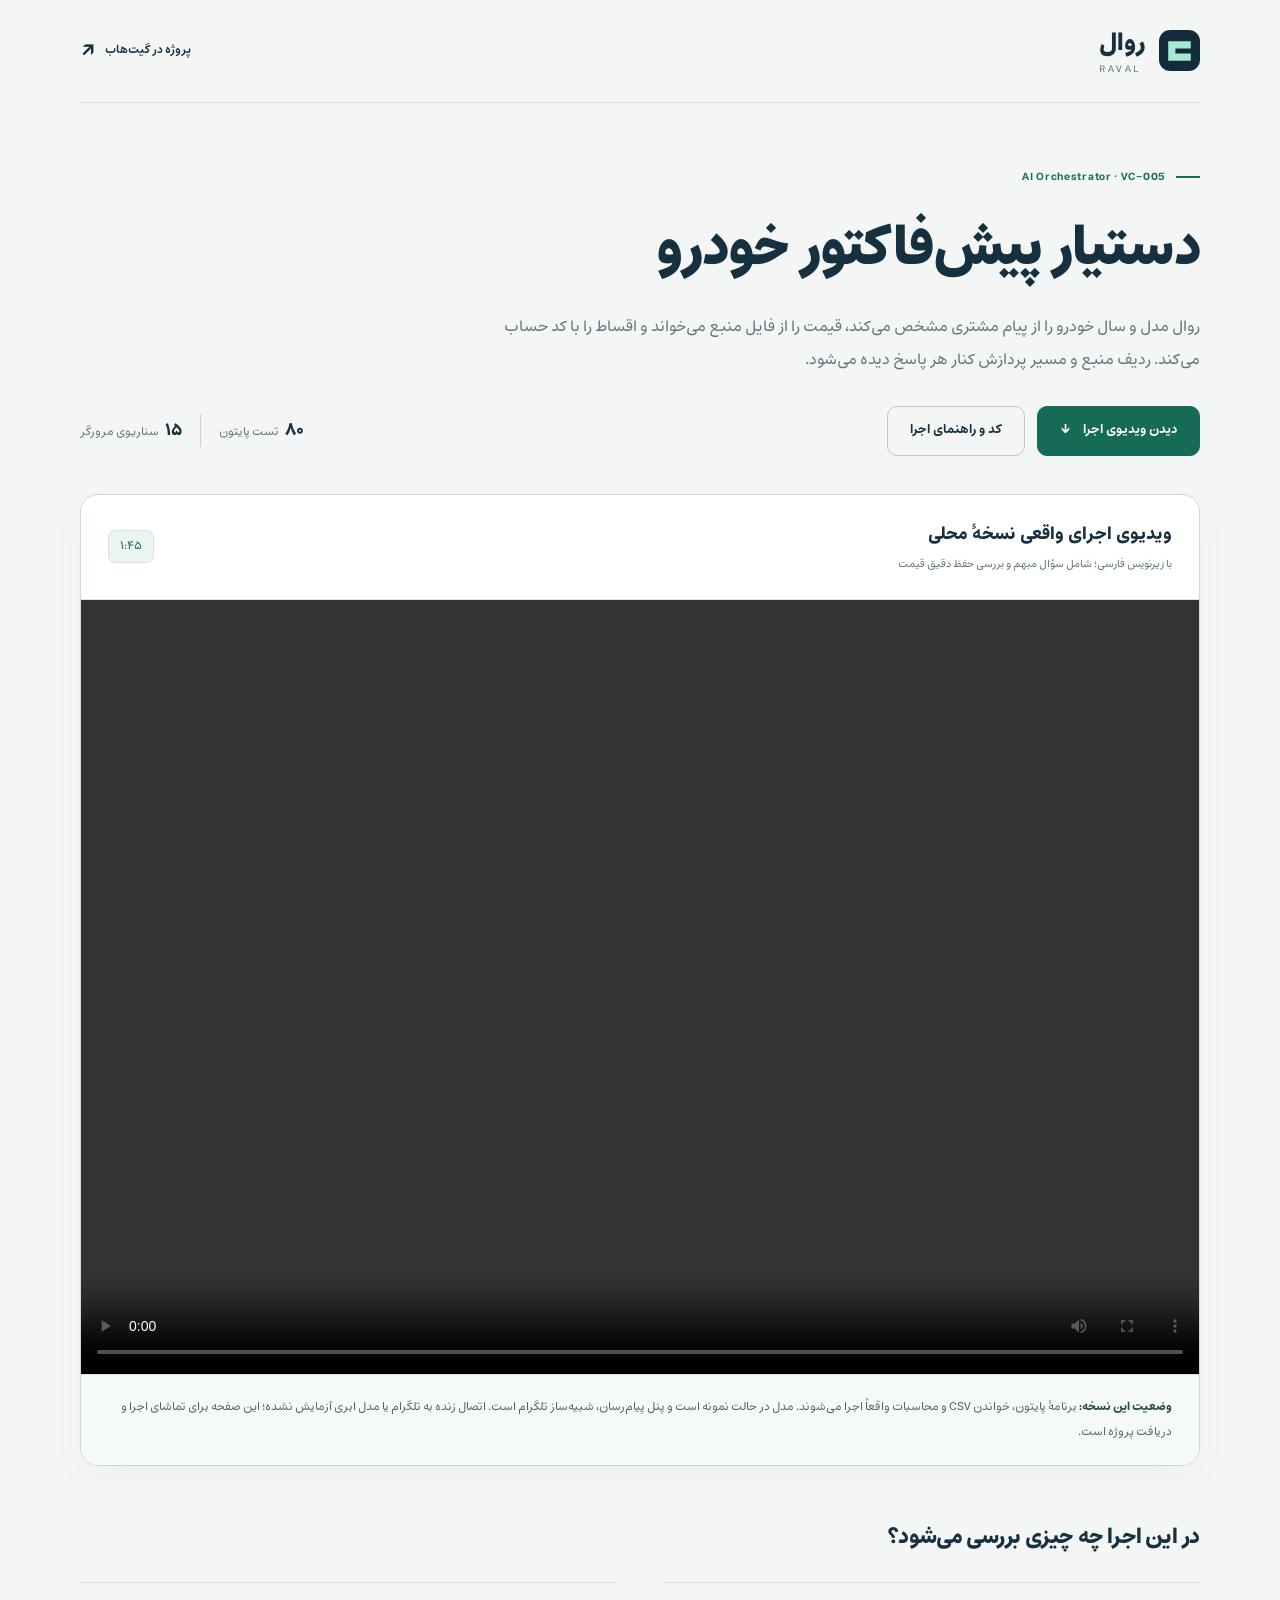
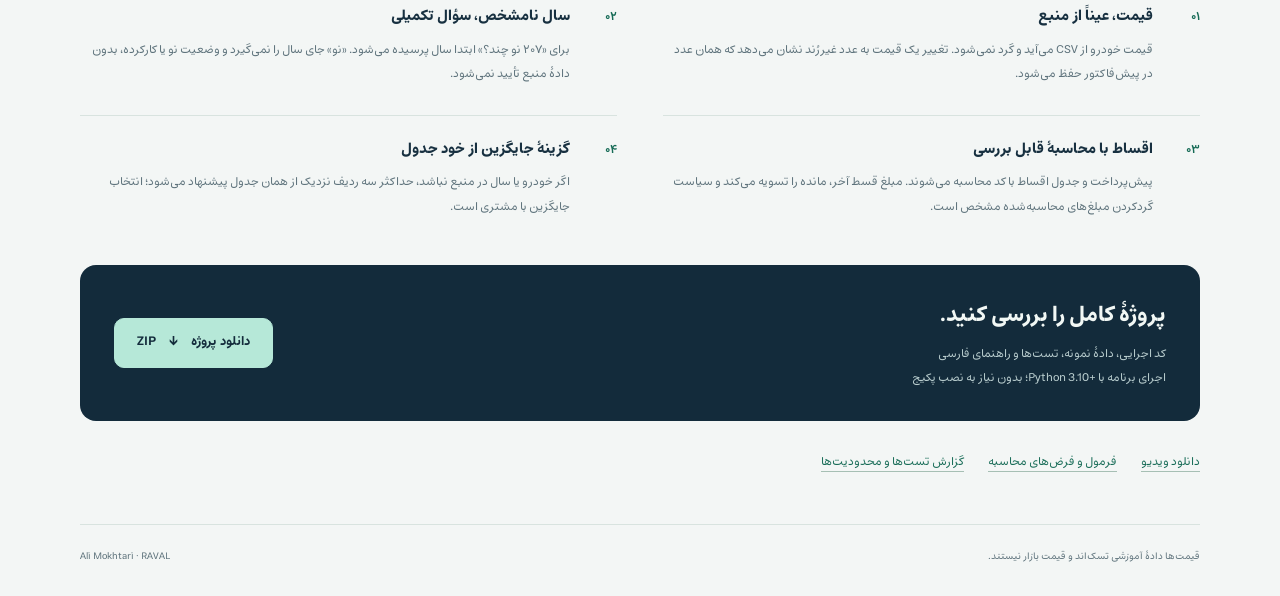
<file: raval/index.html>
<!doctype html>
<html lang="fa" dir="rtl">
<head>
  <meta charset="utf-8">
  <meta name="viewport" content="width=device-width, initial-scale=1">
  <meta name="theme-color" content="#132b3b">
  <meta name="description" content="روال؛ دستیار پیش‌فاکتور خودرو. ویدیوی اجرای واقعی نسخهٔ محلی، کد کامل، منبع قیمت CSV و محاسبهٔ اقساط با پایتون.">
  <meta property="og:type" content="website">
  <meta property="og:title" content="روال · دستیار پیش‌فاکتور خودرو">
  <meta property="og:description" content="ویدیوی اجرای workflow، کد کامل و گزارش آزمون‌ها؛ قیمت از منبع، اقساط با کد.">
  <meta property="og:url" content="https://alimokhtari-ai.github.io/raval/">
  <title>روال · دستیار پیش‌فاکتور خودرو</title>
  <link rel="icon" href="web/assets/favicon.svg" type="image/svg+xml">
  <style>
    @font-face{font-family:Estedad;src:url('web/assets/Estedad-variable.woff2') format('woff2');font-weight:100 900;font-style:normal;font-display:swap}
    :root{--ink:#173040;--muted:#5d727b;--navy:#132b3b;--teal:#166b56;--line:#d8e3df;--page:#f3f6f5;--mint:#b6e8d8}
    *{box-sizing:border-box}
    html{scroll-behavior:smooth;scroll-padding-top:24px}
    body{margin:0;background:var(--page);color:var(--ink);font:15px/1.95 Estedad,Tahoma,sans-serif;font-synthesis:none}
    a{color:inherit;text-decoration:none;touch-action:manipulation}
    a:focus-visible,video:focus-visible{outline:3px solid #209879;outline-offset:5px}
    h1,h2,h3,p{margin:0}
    bdi{unicode-bidi:isolate}
    .wrap{width:min(1120px,calc(100% - 64px));margin-inline:auto}
    .skip{position:absolute;top:-100px;right:20px;background:white;padding:12px 20px;z-index:10}
    .skip:focus{top:12px}
    .topbar{display:flex;align-items:center;justify-content:space-between;gap:20px;padding-block:25px;border-bottom:1px solid var(--line)}
    .brand{display:flex;align-items:center;gap:13px}
    .brand img{width:41px;height:41px}
    .brand strong{font-size:25px;line-height:1.5;font-weight:780}
    .brand small{display:block;font-size:10px;letter-spacing:2.6px;line-height:1.4;color:var(--muted)}
    .navlink{display:inline-flex;align-items:center;gap:9px;min-height:44px;font-size:12px;font-weight:600}
    .navlink:hover{text-decoration:underline;text-underline-offset:6px}
    .arrow{font-size:20px;line-height:1}
    .hero{padding-block:64px 38px}
    .eyebrow{font-size:11px;letter-spacing:.7px;color:var(--teal);font-weight:650;display:flex;align-items:center;gap:10px;margin-bottom:16px}
    .eyebrow::before{content:"";height:2px;width:24px;background:var(--teal)}
    h1{font-size:clamp(32px,4.6vw,56px);font-weight:800;letter-spacing:-1.7px;line-height:1.65}
    .lead{font-size:16px;max-width:710px;color:var(--muted);margin-top:15px;line-height:2.05}
    .hero-bottom{display:flex;align-items:center;justify-content:space-between;gap:24px;flex-wrap:wrap;margin-top:29px}
    .actions{display:flex;align-items:center;gap:12px;flex-wrap:wrap}
    .button{display:inline-flex;justify-content:center;align-items:center;gap:12px;min-height:50px;padding:10px 22px;border:1px solid var(--teal);border-radius:10px;font-size:13px;font-weight:650;background:var(--teal);color:#fff;transition:background .15s,border-color .15s}
    .button:hover{background:#105642;border-color:#105642}
    .button.secondary{background:transparent;color:var(--ink);border-color:#bccdc6}
    .button.secondary:hover{background:#e8efeb;border-color:#8da99c}
    .proof{font-size:12px;color:var(--muted);display:flex;gap:18px;flex-wrap:wrap}
    .proof span+span{border-inline-start:1px solid #c5d5cd;padding-inline-start:18px}
    .proof strong{color:var(--ink);font-size:17px;font-weight:700;margin-inline-end:4px}
    .demo{border:1px solid #cddbd5;background:#fff;border-radius:18px;overflow:hidden;box-shadow:0 14px 40px #132b3b07}
    .demo-head{padding:23px 27px;display:flex;align-items:center;justify-content:space-between;gap:20px}
    .demo-head h2{font-size:18px;font-weight:720;line-height:1.85}
    .demo-head p{font-size:11px;color:var(--muted);margin-top:3px}
    .duration{font-size:12px;white-space:nowrap;background:#ecf4ef;border:1px solid #d6e6dc;border-radius:7px;padding:4px 11px;color:var(--teal)}
    video{display:block;width:100%;height:auto;aspect-ratio:36/25;background:var(--navy);border-top:1px solid var(--line);border-bottom:1px solid var(--line)}
    .mode{padding:20px 27px;font-size:12px;line-height:2.1;color:#4b655b;background:#f5faf7}
    .mode strong{font-weight:700;color:#264e3d}
    .inside{padding-block:51px 46px}
    .section-title{font-size:22px;font-weight:750;margin-bottom:22px;letter-spacing:-.4px}
    .features{display:grid;grid-template-columns:repeat(2,minmax(0,1fr));gap:28px 46px}
    .feature{display:grid;grid-template-columns:32px minmax(0,1fr);gap:15px;align-items:baseline;border-top:1px solid var(--line);padding-top:19px}
    .number{font-size:12px;font-weight:600;color:var(--teal)}
    .feature h3{font-size:15px;font-weight:700;margin-bottom:6px}
    .feature p{font-size:12px;color:var(--muted);line-height:2.05}
    .download{border-radius:16px;background:var(--navy);color:#f2f8f5;padding:31px 34px;display:flex;justify-content:space-between;align-items:center;gap:28px}
    .download h2{font-size:22px;font-weight:700;line-height:1.8}
    .download p{color:#bacecf;font-size:12px;margin-top:6px;line-height:2}
    .download .button{background:var(--mint);color:var(--navy);border-color:var(--mint);white-space:nowrap;flex-shrink:0}
    .download .button:hover{background:#d3f2e7;border-color:#d3f2e7}
    .resources{display:flex;gap:24px;flex-wrap:wrap;margin-top:20px;font-size:12px}
    .resources a{min-height:44px;display:inline-flex;align-items:center;color:var(--teal);text-decoration:underline;text-underline-offset:6px;text-decoration-color:#a6bfb4}
    .resources a:hover{text-decoration-color:var(--teal)}
    footer{margin-top:39px;padding-block:22px 30px;border-top:1px solid var(--line);display:flex;justify-content:space-between;gap:16px;color:var(--muted);font-size:10px}
    footer a:hover{text-decoration:underline;text-underline-offset:4px}
    @media(max-width:700px){.wrap{width:calc(100% - 36px)}.topbar{padding-block:18px}.brand img{width:35px;height:35px}.brand strong{font-size:22px}.navlink{font-size:11px}.hero{padding-block:36px 28px}h1{font-size:34px;letter-spacing:-1px;line-height:1.65}.eyebrow{font-size:10px;margin-bottom:13px}.lead{font-size:13px;margin-top:12px}.hero-bottom{margin-top:23px;gap:22px}.actions{gap:9px}.button{font-size:12px;min-height:48px;padding:9px 16px}.proof{gap:16px;font-size:11px}.proof span+span{padding-inline-start:16px}.proof strong{font-size:16px}.demo{border-radius:12px}.demo-head{padding:18px 16px;gap:12px}.demo-head h2{font-size:14px}.demo-head p{font-size:10px;max-width:230px}.duration{font-size:11px;padding:3px 8px}.mode{padding:16px;font-size:11px}.inside{padding-block:33px}.section-title{font-size:19px;margin-bottom:17px}.features{grid-template-columns:1fr;gap:21px}.feature{gap:11px;grid-template-columns:26px minmax(0,1fr);padding-top:17px}.feature h3{font-size:14px}.feature p{font-size:11px}.download{padding:24px 21px;flex-direction:column;align-items:stretch;gap:18px;border-radius:12px}.download h2{font-size:20px}.download p{font-size:11px}.download .button{align-self:flex-start}.resources{gap:4px 20px;margin-top:13px;font-size:11px}footer{margin-top:26px;font-size:9px;flex-wrap:wrap;gap:7px}}
    @media(max-width:359px){.wrap{width:calc(100% - 28px)}h1{font-size:30px}.navlink{font-size:10px}.brand{gap:9px}.actions{width:100%}.actions .button{flex:1;padding-inline:10px;font-size:11px;gap:6px}.proof{gap:12px;font-size:10px}.proof span+span{padding-inline-start:12px}.demo-head{align-items:flex-start}.demo-head h2{font-size:13px}.demo-head p{font-size:9px}.duration{font-size:10px;padding-inline:6px}}
    @media(prefers-reduced-motion:reduce){html{scroll-behavior:auto}*{transition:none!important}}
  </style>
</head>
<body>
  <a class="skip" href="#main">رفتن به محتوای اصلی</a>
  <header class="topbar wrap">
    <a class="brand" href="./" aria-label="روال، صفحهٔ معرفی پروژه">
      <img src="web/assets/favicon.svg" width="41" height="41" alt="">
      <span><strong>روال</strong><small lang="en" dir="ltr">RAVAL</small></span>
    </a>
    <a class="navlink" href="https://github.com/alimokhtari-ai/alimokhtari-ai.github.io/tree/main/raval">پروژه در گیت‌هاب <span class="arrow" aria-hidden="true">↗</span></a>
  </header>
  <main id="main" class="wrap">
    <section class="hero" aria-labelledby="title">
      <p class="eyebrow"><bdi lang="en">AI Orchestrator · VC-005</bdi></p>
      <h1 id="title">دستیار پیش‌فاکتور خودرو</h1>
      <p class="lead">روال مدل و سال خودرو را از پیام مشتری مشخص می‌کند، قیمت را از فایل منبع می‌خواند و اقساط را با کد حساب می‌کند. ردیف منبع و مسیر پردازش کنار هر پاسخ دیده می‌شود.</p>
      <div class="hero-bottom">
        <div class="actions">
          <a class="button" href="#demo">دیدن ویدیوی اجرا <span aria-hidden="true">↓</span></a>
          <a class="button secondary" href="https://github.com/alimokhtari-ai/alimokhtari-ai.github.io/tree/main/raval#readme">کد و راهنمای اجرا</a>
        </div>
        <p class="proof" aria-label="آزمون‌های موفق نسخهٔ محلی"><span><strong>۸۰</strong> تست پایتون</span><span><strong>۱۵</strong> سناریوی مرورگر</span></p>
      </div>
    </section>

    <section class="demo" id="demo" aria-labelledby="demo-title">
      <div class="demo-head">
        <div><h2 id="demo-title">ویدیوی اجرای واقعی نسخهٔ محلی</h2><p>با زیرنویس فارسی؛ شامل سؤال مبهم و بررسی حفظ دقیق قیمت</p></div>
        <span class="duration" aria-label="یک دقیقه و چهل و پنج ثانیه">۱:۴۵</span>
      </div>
      <video controls playsinline preload="metadata" aria-label="ویدیوی اجرای روال با زیرنویس فارسی داخل تصویر" aria-describedby="demo-mode">
        <source src="releases/RAVAL-VC005-Demo-Web.mp4" type="video/mp4">
        مرورگر شما نمایش ویدیو را پشتیبانی نمی‌کند. <a href="releases/RAVAL-VC005-Demo-Web.mp4">ویدیوی اجرا را دانلود کنید.</a>
      </video>
      <p class="mode" id="demo-mode"><strong>وضعیت این نسخه:</strong> برنامهٔ پایتون، خواندن CSV و محاسبات واقعاً اجرا می‌شوند. مدل در حالت نمونه است و پنل پیام‌رسان، شبیه‌ساز تلگرام است. اتصال زنده به تلگرام یا مدل ابری آزمایش نشده؛ این صفحه برای تماشای اجرا و دریافت پروژه است.</p>
    </section>

    <section class="inside" aria-labelledby="inside-title">
      <h2 class="section-title" id="inside-title">در این اجرا چه چیزی بررسی می‌شود؟</h2>
      <div class="features">
        <article class="feature"><span class="number" aria-hidden="true">۰۱</span><div><h3>قیمت، عیناً از منبع</h3><p>قیمت خودرو از CSV می‌آید و گرد نمی‌شود. تغییر یک قیمت به عدد غیررُند نشان می‌دهد که همان عدد در پیش‌فاکتور حفظ می‌شود.</p></div></article>
        <article class="feature"><span class="number" aria-hidden="true">۰۲</span><div><h3>سال نامشخص، سؤال تکمیلی</h3><p>برای «۲۰۷ نو چند؟» ابتدا سال پرسیده می‌شود. «نو» جای سال را نمی‌گیرد و وضعیت نو یا کارکرده، بدون دادهٔ منبع تأیید نمی‌شود.</p></div></article>
        <article class="feature"><span class="number" aria-hidden="true">۰۳</span><div><h3>اقساط با محاسبهٔ قابل بررسی</h3><p>پیش‌پرداخت و جدول اقساط با کد محاسبه می‌شوند. مبلغ قسط آخر، مانده را تسویه می‌کند و سیاست گردکردن مبلغ‌های محاسبه‌شده مشخص است.</p></div></article>
        <article class="feature"><span class="number" aria-hidden="true">۰۴</span><div><h3>گزینهٔ جایگزین از خود جدول</h3><p>اگر خودرو یا سال در منبع نباشد، حداکثر سه ردیف نزدیک از همان جدول پیشنهاد می‌شود؛ انتخاب جایگزین با مشتری است.</p></div></article>
      </div>
    </section>

    <section class="download" aria-labelledby="download-title">
      <div><h2 id="download-title">پروژهٔ کامل را بررسی کنید.</h2><p>کد اجرایی، دادهٔ نمونه، تست‌ها و راهنمای فارسی<br>اجرای برنامه با <bdi lang="en">Python 3.10+</bdi>؛ بدون نیاز به نصب پکیج</p></div>
      <a class="button" href="releases/RAVAL-VC005.zip" download>دانلود پروژه <span aria-hidden="true">↓</span><bdi lang="en">ZIP</bdi></a>
    </section>
    <nav class="resources" aria-label="فایل‌های تکمیلی پروژه">
      <a href="releases/RAVAL-VC005-Demo-Web.mp4" download>دانلود ویدیو</a>
      <a href="https://github.com/alimokhtari-ai/alimokhtari-ai.github.io/blob/main/raval/docs/FINANCE-fa.md">فرمول و فرض‌های محاسبه</a>
      <a href="https://github.com/alimokhtari-ai/alimokhtari-ai.github.io/blob/main/raval/docs/VERIFICATION-fa.md">گزارش تست‌ها و محدودیت‌ها</a>
    </nav>
  </main>
  <footer class="wrap"><span>قیمت‌ها دادهٔ آموزشی تسک‌اند و قیمت بازار نیستند.</span><a href="https://github.com/alimokhtari-ai"><bdi lang="en">Ali Mokhtari · RAVAL</bdi></a></footer>
</body>
</html>
</file>
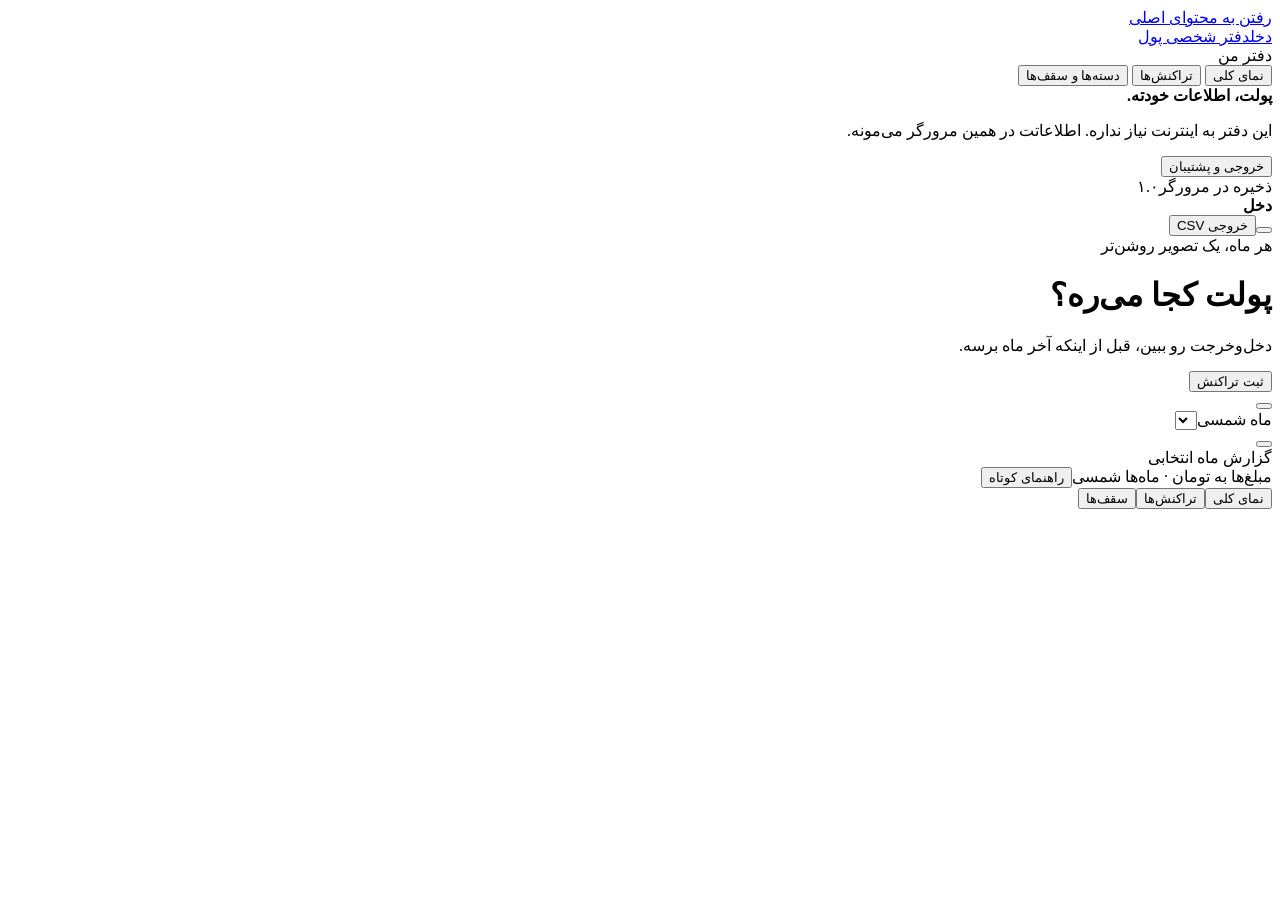
<file: dakhl/src/shell.html>
<!doctype html>
<html lang="fa" dir="rtl">
<head>
  <meta charset="utf-8">
  <meta name="viewport" content="width=device-width, initial-scale=1, viewport-fit=cover">
  <meta name="color-scheme" content="light">
  <meta name="theme-color" content="#214e40">
  <meta http-equiv="Content-Security-Policy" content="default-src 'none'; script-src 'unsafe-inline'; style-src 'unsafe-inline'; font-src data:; img-src data:; connect-src 'none'; form-action 'none'; base-uri 'none'">
  <title>دخل — دفتر دخل‌وخرج شخصی</title>
  <meta name="description" content="درآمد، هزینه و سقف‌های ماهانه‌ات را به تومان و با ماه شمسی ثبت کن. همه‌چیز روی همین مرورگر می‌ماند.">
  <script type="text/plain" id="estedad-font-license">/*__FONT_LICENSE__*/</script>
  <link rel="icon" href="data:image/svg+xml,%3Csvg xmlns='http://www.w3.org/2000/svg' viewBox='0 0 64 64'%3E%3Crect width='64' height='64' rx='18' fill='%23214e40'/%3E%3Cpath d='M18 22h26v23H18zM18 22l20-8v8M35 31h12v9H35z' fill='none' stroke='%23d4edb2' stroke-width='4' stroke-linejoin='round'/%3E%3C/svg%3E">
  <style>/*__STYLE__*/</style>
</head>
<body>
  <a class="skip-link" href="#main">رفتن به محتوای اصلی</a>
  <div class="app-shell">
    <aside class="sidebar" aria-label="منوی اصلی">
      <a class="brand" href="#" data-action="nav" data-view="dashboard" aria-label="دخل، نمای کلی"><span class="brand-mark" data-icon="wallet"></span><span class="brand-word">دخل<span>دفتر شخصی پول</span></span></a>
      <div class="sidebar-label">دفتر من</div>
      <nav class="desktop-nav" aria-label="بخش‌های دفتر">
        <button class="nav-link active" data-action="nav" data-view="dashboard" data-testid="nav-dashboard"><span data-icon="overview"></span>نمای کلی<span class="nav-dot"></span></button>
        <button class="nav-link" data-action="nav" data-view="transactions" data-testid="nav-transactions"><span data-icon="list"></span>تراکنش‌ها</button>
        <button class="nav-link" data-action="nav" data-view="budgets" data-testid="nav-budgets"><span data-icon="target"></span>دسته‌ها و سقف‌ها</button>
      </nav>
      <div class="sidebar-bottom">
        <div class="privacy-note"><span data-icon="shield"></span><strong>پولت، اطلاعات خودته.</strong><p>این دفتر به اینترنت نیاز نداره. اطلاعاتت در همین مرورگر می‌مونه.</p></div>
        <button class="nav-link" data-action="data" data-testid="data-manager"><span data-icon="database"></span>خروجی و پشتیبان</button>
        <div class="sidebar-foot"><span class="status-dot"></span><span id="storage-status">ذخیره در مرورگر</span><span class="version-label">۱.۰</span></div>
      </div>
    </aside>
    <main id="main" tabindex="-1">
      <header class="topbar"><div class="mobile-brand"><span class="brand-mark small" data-icon="wallet"></span><strong>دخل</strong></div><div class="topbar-date" id="today-label"></div><div class="topbar-actions"><span id="demo-label" class="demo-badge" hidden>داده‌های نمونه</span><button class="icon-button mobile-data" data-action="data" aria-label="خروجی و پشتیبان"><span data-icon="database"></span></button><button class="text-button desktop-export" data-action="export-csv" data-testid="export-csv"><span data-icon="download"></span>خروجی CSV</button><span class="profile-icon" aria-label="دفتر شخصی" data-icon="user"></span></div></header>
      <div class="page-heading"><div><div class="eyebrow" id="page-eyebrow">هر ماه، یک تصویر روشن‌تر</div><h1 id="page-title">پولت کجا می‌ره؟</h1><p id="page-subtitle">دخل‌وخرجت رو ببین، قبل از اینکه آخر ماه برسه.</p></div><button class="button primary add-button" data-action="add-transaction" data-testid="add-transaction"><span data-icon="plus"></span>ثبت تراکنش</button></div>
      <div id="storage-warning" class="notice danger-notice" role="alert" hidden></div>
      <div class="period-bar"><div class="period-control"><button class="icon-button" data-action="prev-month" data-testid="prev-month" aria-label="ماه قبل"><span data-icon="chevron-right"></span></button><div class="month-select-wrap"><span data-icon="calendar"></span><label for="month-select" class="sr-only">ماه شمسی</label><select id="month-select" data-testid="month-select"></select><span class="month-chevron" data-icon="chevron-down"></span></div><button class="icon-button" data-action="next-month" data-testid="next-month" aria-label="ماه بعد"><span data-icon="chevron-left"></span></button></div><div class="period-end"><span id="period-description">گزارش ماه انتخابی</span><button class="link-button" data-action="current-month" id="current-month-button" hidden>ماه جاری</button></div></div>
      <div id="content" aria-live="off"></div>
      <footer class="main-footer"><span>مبلغ‌ها به تومان · ماه‌ها شمسی</span><button class="link-button" data-action="help">راهنمای کوتاه<span data-icon="arrow-up-left"></span></button></footer>
    </main>
  </div>
  <nav class="mobile-nav" aria-label="منوی موبایل"><button class="active" data-action="nav" data-view="dashboard"><span data-icon="overview"></span><span>نمای کلی</span></button><button data-action="nav" data-view="transactions"><span data-icon="list"></span><span>تراکنش‌ها</span></button><button data-action="nav" data-view="budgets"><span data-icon="target"></span><span>سقف‌ها</span></button></nav>
  <dialog id="app-dialog" aria-labelledby="dialog-title"><div id="dialog-content"></div></dialog>
  <div id="toasts" class="toast-region" role="status" aria-live="polite" aria-atomic="true"></div>
  <input id="import-file" type="file" accept=".json,application/json" data-testid="import-json-input" hidden>
  <noscript><div class="noscript">برای استفاده از دخل، JavaScript مرورگرت رو فعال کن.</div></noscript>
  <script>/*__CORE__*/</script>
  <script>/*__APP__*/</script>
</body>
</html>
</file>
<file: styles.css>
:root {
  --ink: #12221f;
  --paper: #f7f6f0;
  --green: #155e51;
  --lime: #c6eb7a;
  --line: rgba(18, 34, 31, .18);
  --muted: #53625e;
  --display: Georgia, "Times New Roman", serif;
  --sans: Inter, ui-sans-serif, system-ui, -apple-system, BlinkMacSystemFont, "Segoe UI", sans-serif;
}

* { box-sizing: border-box; }
html { scroll-behavior: smooth; }
body { margin: 0; color: var(--ink); background: var(--paper); font: 16px/1.55 var(--sans); }
a { color: inherit; text-decoration-thickness: 1px; text-underline-offset: 3px; }
a:hover { color: var(--green); }
.skip-link { position: absolute; left: 1rem; top: -4rem; z-index: 3; padding: .65rem 1rem; background: var(--ink); color: #fff; }
.skip-link:focus { top: 1rem; }

.site-header, main, footer { max-width: 1160px; margin: auto; padding-left: 2rem; padding-right: 2rem; }
.site-header { display: flex; align-items: center; justify-content: space-between; padding-top: 1.4rem; padding-bottom: 1.4rem; border-bottom: 1px solid var(--line); }
.wordmark { font-weight: 800; letter-spacing: -.06em; text-decoration: none; }
.wordmark span { color: var(--green); padding: 0 .15rem; }
nav { display: flex; gap: 1.4rem; font-size: .9rem; }
nav a { text-decoration: none; }

.hero { max-width: 820px; padding-top: clamp(5rem, 12vw, 10rem); padding-bottom: clamp(4rem, 9vw, 7.5rem); }
.eyebrow, .project-type, .number { margin: 0 0 .8rem; color: var(--green); font-size: .76rem; font-weight: 800; letter-spacing: .12em; text-transform: uppercase; }
h1, h2, h3 { font-family: var(--display); font-weight: 400; letter-spacing: -.045em; line-height: .98; }
h1 { max-width: 780px; margin: 0; font-size: clamp(3.4rem, 8vw, 7.4rem); }
h2 { margin: 0; font-size: clamp(2.3rem, 5vw, 4.2rem); }
h3 { margin: 0; font-size: clamp(1.8rem, 3vw, 2.5rem); }
.hero-copy { max-width: 650px; margin: 2rem 0 0; color: var(--muted); font-size: clamp(1.08rem, 2vw, 1.3rem); }
.actions { display: flex; flex-wrap: wrap; gap: .8rem; margin-top: 2rem; }
.button { display: inline-flex; gap: .5rem; align-items: center; padding: .76rem 1rem; border: 1px solid var(--ink); font-weight: 700; text-decoration: none; }
.button-primary { background: var(--ink); color: #fff; }
.button-primary:hover { background: var(--green); color: #fff; border-color: var(--green); }
.button-secondary:hover { background: var(--lime); color: var(--ink); }

.principles { display: grid; grid-template-columns: repeat(3, 1fr); border-top: 1px solid var(--line); border-bottom: 1px solid var(--line); }
.principles article { min-height: 260px; padding: 2rem 1.5rem 2rem 0; }
.principles article + article { padding-left: 1.5rem; border-left: 1px solid var(--line); }
.principles h2 { font-size: 1.55rem; }
.principles p:last-child { max-width: 280px; color: var(--muted); }

.work { padding-top: clamp(5rem, 10vw, 8rem); padding-bottom: clamp(5rem, 10vw, 8rem); }
.section-heading { max-width: 680px; }
.project-grid { display: grid; grid-template-columns: 1.25fr 1fr; gap: 1rem; margin-top: 3rem; }
.project-card { display: flex; min-height: 390px; flex-direction: column; padding: clamp(1.5rem, 4vw, 3rem); background: #e8e7df; }
.project-card-featured { background: var(--lime); }
.project-card p:not(.project-type) { max-width: 530px; color: var(--muted); }
.tags { display: flex; flex-wrap: wrap; gap: .45rem; margin: auto 0 1.7rem; padding: 0; list-style: none; }
.tags li { padding: .28rem .55rem; border: 1px solid rgba(18, 34, 31, .35); border-radius: 999px; font-size: .76rem; }
.project-card > a { font-weight: 800; }

.contact { margin-bottom: 4rem; padding: clamp(2rem, 6vw, 5rem); color: #fff; background: var(--green); }
.contact .eyebrow { color: var(--lime); }
.contact h2 { max-width: 650px; }
.contact > p:not(.eyebrow) { max-width: 620px; color: #dceae6; font-size: 1.1rem; }
.contact-links { display: flex; flex-wrap: wrap; gap: 1rem 2rem; margin-top: 2rem; font-weight: 750; }
.contact a:hover { color: var(--lime); }

footer { display: flex; justify-content: space-between; padding-top: 1.5rem; padding-bottom: 2.2rem; color: var(--muted); font-size: .9rem; }
footer p { margin: 0; }

@media (max-width: 720px) {
  .site-header, main, footer { padding-left: 1.2rem; padding-right: 1.2rem; }
  .site-header { padding-top: 1rem; padding-bottom: 1rem; }
  nav { gap: .85rem; font-size: .82rem; }
  .principles, .project-grid { grid-template-columns: 1fr; }
  .principles article, .principles article + article { min-height: auto; padding: 1.6rem 0; border-left: 0; }
  .principles article + article { border-top: 1px solid var(--line); }
  .project-card { min-height: 330px; }
  footer { gap: 1rem; flex-direction: column; }
}
</file>
